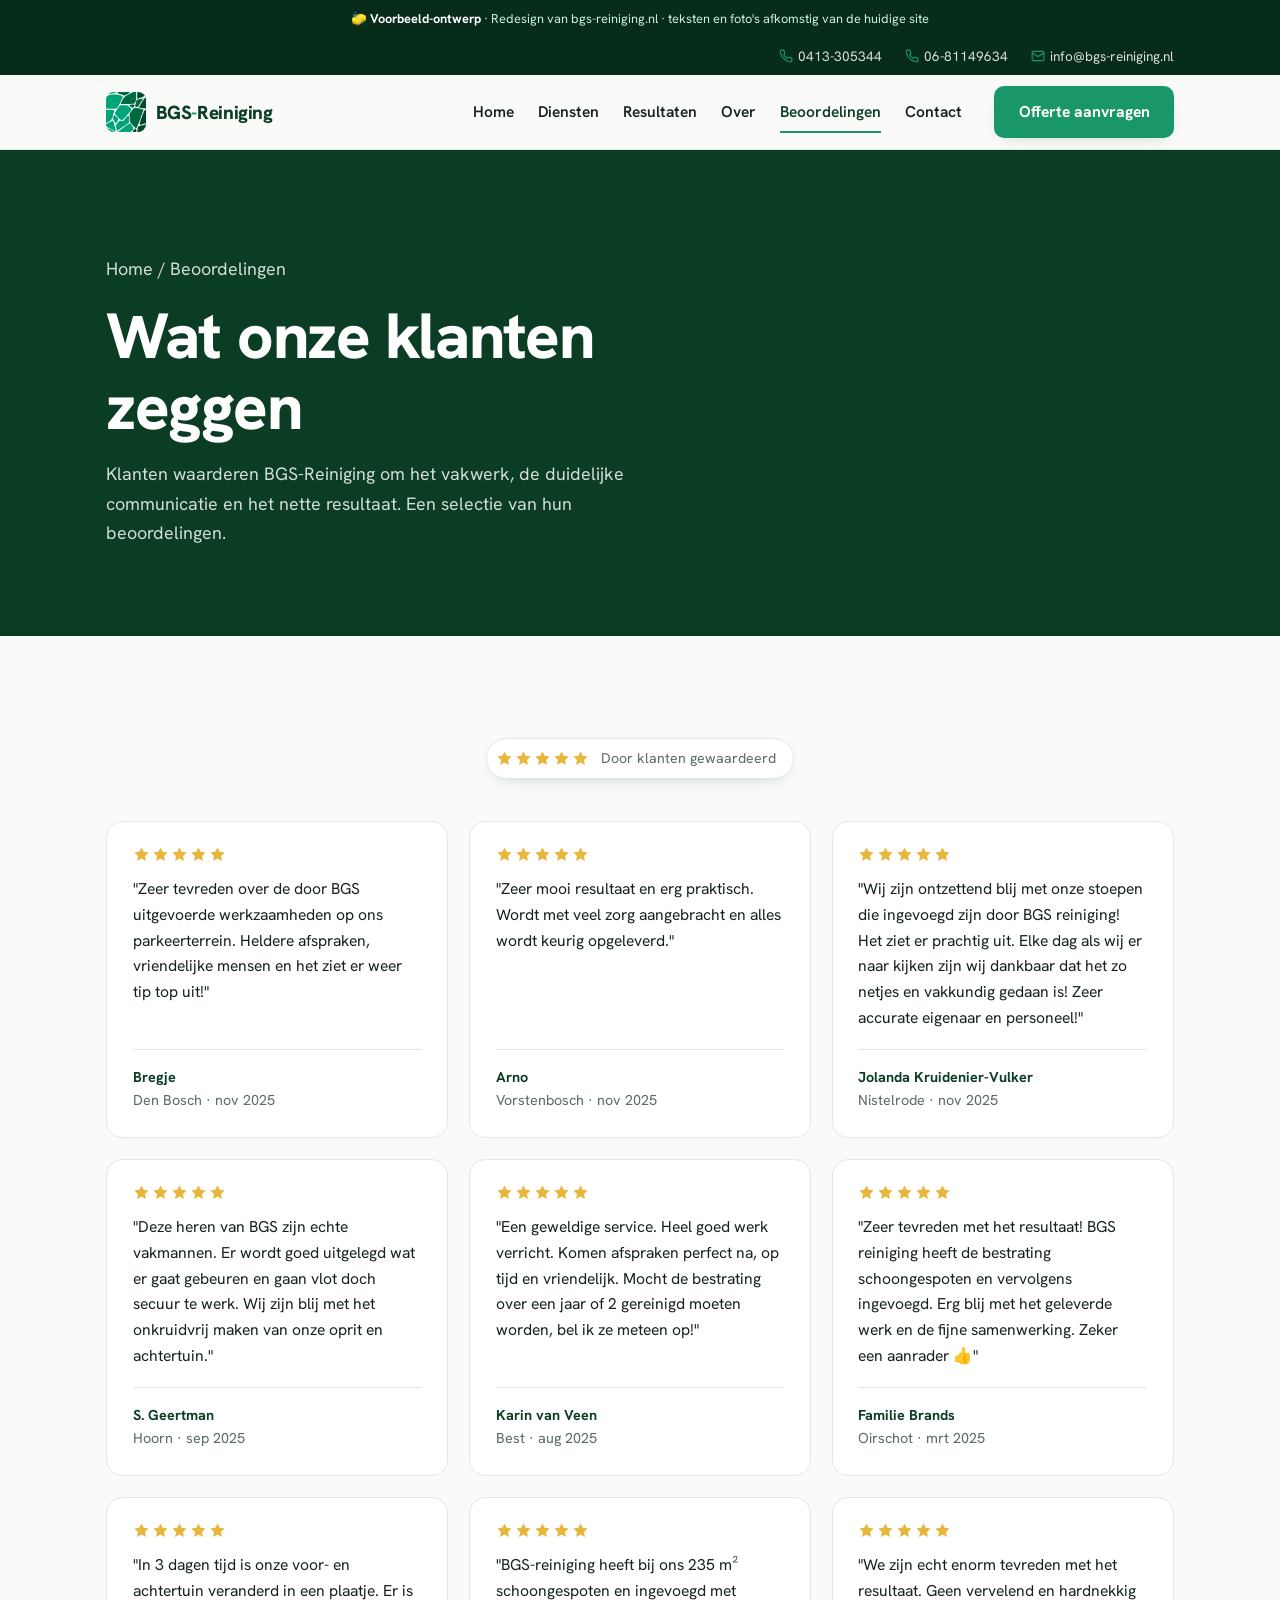
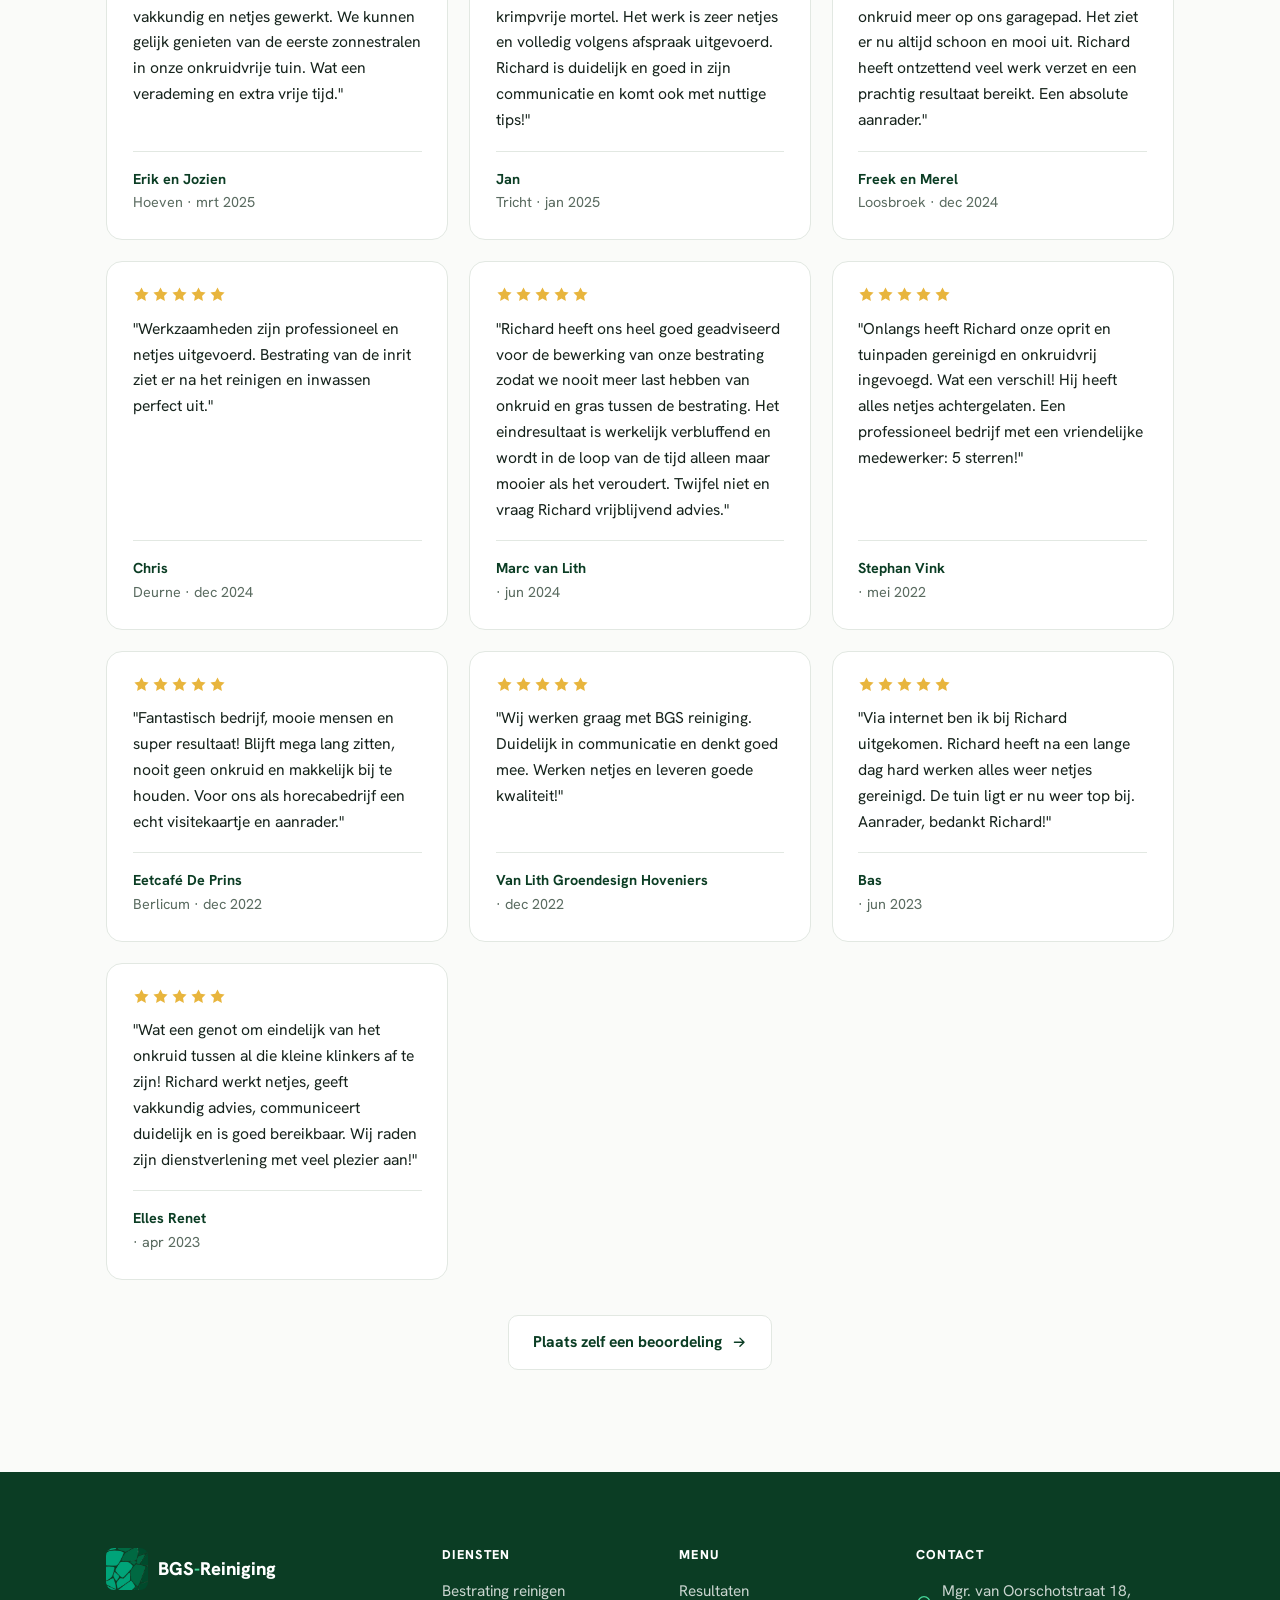
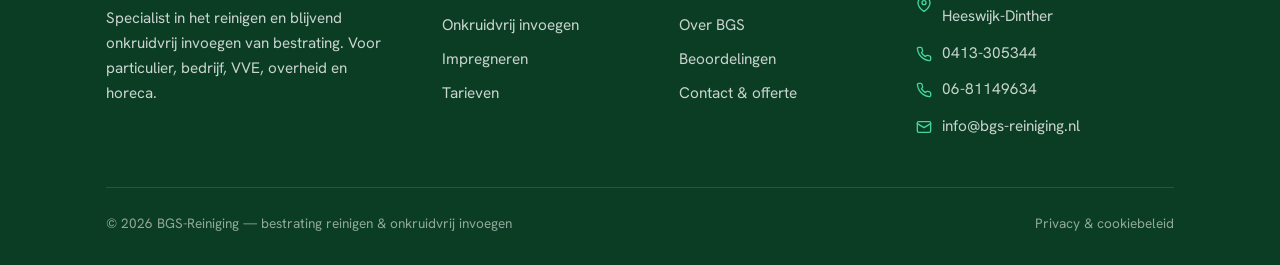
<file: beoordelingen.html>
<!DOCTYPE html>
<html lang="nl">
<head>
<meta charset="UTF-8">
<meta name="viewport" content="width=device-width, initial-scale=1">
<title>Beoordelingen — wat klanten zeggen | BGS Reiniging</title>
<meta name="description" content="Lees beoordelingen van klanten over het reinigen en onkruidvrij invoegen van hun bestrating door BGS-Reiniging.">
<link rel="canonical" href="https://bgs-reiniging.nl/beoordelingen.html">
<meta name="robots" content="index, follow, max-image-preview:large">
<meta name="geo.region" content="NL-NB">
<meta name="geo.placename" content="Heeswijk-Dinther">
<meta property="og:type" content="website">
<meta property="og:locale" content="nl_NL">
<meta property="og:site_name" content="BGS-Reiniging">
<meta property="og:title" content="Beoordelingen — wat klanten zeggen | BGS Reiniging">
<meta property="og:description" content="Lees beoordelingen van klanten over het reinigen en onkruidvrij invoegen van hun bestrating door BGS-Reiniging.">
<meta property="og:url" content="https://bgs-reiniging.nl/beoordelingen.html">
<meta property="og:image" content="https://bgs-reiniging.nl/wp-content/uploads/2025/05/BGS-Reiniging-Onkruidvrije-Bestrating-Bedrijfsbus-e1748092459203.jpg">
<meta name="twitter:card" content="summary_large_image">
<link rel="icon" type="image/svg+xml" href="assets/img/favicon.svg">
<link rel="preconnect" href="https://fonts.googleapis.com">
<link rel="preconnect" href="https://fonts.gstatic.com" crossorigin>
<link href="https://fonts.googleapis.com/css2?family=Hanken+Grotesk:wght@400;500;600;700;800&display=swap" rel="stylesheet">
<link rel="stylesheet" href="assets/css/styles.css">
</head>
<body>
<div class="preview-flag">🧽 <b>Voorbeeld-ontwerp</b> &middot; Redesign van bgs-reiniging.nl &middot; teksten en foto's afkomstig van de huidige site</div>
<div class="site-top">
<div class="topbar">
  <div class="container">
    <a href="tel:0413305344"><svg viewBox="0 0 24 24" fill="none" stroke="currentColor" stroke-width="2" stroke-linecap="round" stroke-linejoin="round"><path d="M22 16.92v3a2 2 0 0 1-2.18 2 19.79 19.79 0 0 1-8.63-3.07 19.5 19.5 0 0 1-6-6 19.79 19.79 0 0 1-3.07-8.67A2 2 0 0 1 4.11 2h3a2 2 0 0 1 2 1.72c.13.96.36 1.9.7 2.81a2 2 0 0 1-.45 2.11L8.09 9.91a16 16 0 0 0 6 6l1.27-1.27a2 2 0 0 1 2.11-.45c.9.34 1.85.57 2.81.7A2 2 0 0 1 22 16.92z"/></svg> 0413-305344</a>
    <a href="tel:0681149634"><svg viewBox="0 0 24 24" fill="none" stroke="currentColor" stroke-width="2" stroke-linecap="round" stroke-linejoin="round"><path d="M22 16.92v3a2 2 0 0 1-2.18 2 19.79 19.79 0 0 1-8.63-3.07 19.5 19.5 0 0 1-6-6 19.79 19.79 0 0 1-3.07-8.67A2 2 0 0 1 4.11 2h3a2 2 0 0 1 2 1.72c.13.96.36 1.9.7 2.81a2 2 0 0 1-.45 2.11L8.09 9.91a16 16 0 0 0 6 6l1.27-1.27a2 2 0 0 1 2.11-.45c.9.34 1.85.57 2.81.7A2 2 0 0 1 22 16.92z"/></svg> 06-81149634</a>
    <a href="mailto:info@bgs-reiniging.nl"><svg viewBox="0 0 24 24" fill="none" stroke="currentColor" stroke-width="2" stroke-linecap="round" stroke-linejoin="round"><rect x="2" y="4" width="20" height="16" rx="2"/><path d="m22 7-10 6L2 7"/></svg> info@bgs-reiniging.nl</a>
  </div>
</div>

<header class="site-header">
  <div class="container nav">
    <a href="index.html" class="brand" aria-label="BGS-Reiniging — home"><img src="assets/img/logo.png" alt=""><b>BGS<span>-</span>Reiniging</b></a>
    <nav class="nav-links" aria-label="Hoofdmenu">
      <a href="index.html">Home</a>
      <a href="diensten.html">Diensten</a>
      <a href="resultaten.html">Resultaten</a>
      <a href="over.html">Over</a>
      <a href="beoordelingen.html" class="is-active">Beoordelingen</a>
      <a href="contact.html">Contact</a>
      <a href="contact.html" class="btn btn--primary">Offerte aanvragen</a>
    </nav>
    <div class="nav-cta">
      <a href="contact.html" class="btn btn--primary">Offerte aanvragen</a>
    </div>
    <button class="nav-toggle" aria-label="Menu openen" aria-expanded="false"><span></span></button>
  </div>
</header>
</div>
<section class="page-hero">
  <div class="container">
    <p class="breadcrumb"><a href="index.html">Home</a> / Beoordelingen</p>
    <h1>Wat onze klanten zeggen</h1>
    <p>Klanten waarderen BGS-Reiniging om het vakwerk, de duidelijke communicatie en het nette resultaat. Een selectie van hun beoordelingen.</p>
  </div>
</section>

<section class="section bg-paper">
  <div class="container">
    <div style="text-align:center;margin-bottom:2.4rem" class="reveal">
      <span class="rating-badge"><span class="stars" aria-hidden="true"><svg viewBox="0 0 24 24" fill="currentColor"><path d="m12 2 3.09 6.26L22 9.27l-5 4.87 1.18 6.88L12 17.77l-6.18 3.25L7 14.14 2 9.27l6.91-1.01z"/></svg><svg viewBox="0 0 24 24" fill="currentColor"><path d="m12 2 3.09 6.26L22 9.27l-5 4.87 1.18 6.88L12 17.77l-6.18 3.25L7 14.14 2 9.27l6.91-1.01z"/></svg><svg viewBox="0 0 24 24" fill="currentColor"><path d="m12 2 3.09 6.26L22 9.27l-5 4.87 1.18 6.88L12 17.77l-6.18 3.25L7 14.14 2 9.27l6.91-1.01z"/></svg><svg viewBox="0 0 24 24" fill="currentColor"><path d="m12 2 3.09 6.26L22 9.27l-5 4.87 1.18 6.88L12 17.77l-6.18 3.25L7 14.14 2 9.27l6.91-1.01z"/></svg><svg viewBox="0 0 24 24" fill="currentColor"><path d="m12 2 3.09 6.26L22 9.27l-5 4.87 1.18 6.88L12 17.77l-6.18 3.25L7 14.14 2 9.27l6.91-1.01z"/></svg></span><small>Door klanten gewaardeerd</small></span>
    </div>
    <div class="reviews">
      <article class="review reveal">
        <span class="stars" aria-hidden="true"><svg viewBox="0 0 24 24" fill="currentColor"><path d="m12 2 3.09 6.26L22 9.27l-5 4.87 1.18 6.88L12 17.77l-6.18 3.25L7 14.14 2 9.27l6.91-1.01z"/></svg><svg viewBox="0 0 24 24" fill="currentColor"><path d="m12 2 3.09 6.26L22 9.27l-5 4.87 1.18 6.88L12 17.77l-6.18 3.25L7 14.14 2 9.27l6.91-1.01z"/></svg><svg viewBox="0 0 24 24" fill="currentColor"><path d="m12 2 3.09 6.26L22 9.27l-5 4.87 1.18 6.88L12 17.77l-6.18 3.25L7 14.14 2 9.27l6.91-1.01z"/></svg><svg viewBox="0 0 24 24" fill="currentColor"><path d="m12 2 3.09 6.26L22 9.27l-5 4.87 1.18 6.88L12 17.77l-6.18 3.25L7 14.14 2 9.27l6.91-1.01z"/></svg><svg viewBox="0 0 24 24" fill="currentColor"><path d="m12 2 3.09 6.26L22 9.27l-5 4.87 1.18 6.88L12 17.77l-6.18 3.25L7 14.14 2 9.27l6.91-1.01z"/></svg></span>
        <p>"Zeer tevreden over de door BGS uitgevoerde werkzaamheden op ons parkeerterrein. Heldere afspraken, vriendelijke mensen en het ziet er weer tip top uit!"</p>
        <div class="review__by"><b>Bregje</b><span>Den Bosch &middot; nov 2025</span></div>
      </article>
      <article class="review reveal">
        <span class="stars" aria-hidden="true"><svg viewBox="0 0 24 24" fill="currentColor"><path d="m12 2 3.09 6.26L22 9.27l-5 4.87 1.18 6.88L12 17.77l-6.18 3.25L7 14.14 2 9.27l6.91-1.01z"/></svg><svg viewBox="0 0 24 24" fill="currentColor"><path d="m12 2 3.09 6.26L22 9.27l-5 4.87 1.18 6.88L12 17.77l-6.18 3.25L7 14.14 2 9.27l6.91-1.01z"/></svg><svg viewBox="0 0 24 24" fill="currentColor"><path d="m12 2 3.09 6.26L22 9.27l-5 4.87 1.18 6.88L12 17.77l-6.18 3.25L7 14.14 2 9.27l6.91-1.01z"/></svg><svg viewBox="0 0 24 24" fill="currentColor"><path d="m12 2 3.09 6.26L22 9.27l-5 4.87 1.18 6.88L12 17.77l-6.18 3.25L7 14.14 2 9.27l6.91-1.01z"/></svg><svg viewBox="0 0 24 24" fill="currentColor"><path d="m12 2 3.09 6.26L22 9.27l-5 4.87 1.18 6.88L12 17.77l-6.18 3.25L7 14.14 2 9.27l6.91-1.01z"/></svg></span>
        <p>"Zeer mooi resultaat en erg praktisch. Wordt met veel zorg aangebracht en alles wordt keurig opgeleverd."</p>
        <div class="review__by"><b>Arno</b><span>Vorstenbosch &middot; nov 2025</span></div>
      </article>
      <article class="review reveal">
        <span class="stars" aria-hidden="true"><svg viewBox="0 0 24 24" fill="currentColor"><path d="m12 2 3.09 6.26L22 9.27l-5 4.87 1.18 6.88L12 17.77l-6.18 3.25L7 14.14 2 9.27l6.91-1.01z"/></svg><svg viewBox="0 0 24 24" fill="currentColor"><path d="m12 2 3.09 6.26L22 9.27l-5 4.87 1.18 6.88L12 17.77l-6.18 3.25L7 14.14 2 9.27l6.91-1.01z"/></svg><svg viewBox="0 0 24 24" fill="currentColor"><path d="m12 2 3.09 6.26L22 9.27l-5 4.87 1.18 6.88L12 17.77l-6.18 3.25L7 14.14 2 9.27l6.91-1.01z"/></svg><svg viewBox="0 0 24 24" fill="currentColor"><path d="m12 2 3.09 6.26L22 9.27l-5 4.87 1.18 6.88L12 17.77l-6.18 3.25L7 14.14 2 9.27l6.91-1.01z"/></svg><svg viewBox="0 0 24 24" fill="currentColor"><path d="m12 2 3.09 6.26L22 9.27l-5 4.87 1.18 6.88L12 17.77l-6.18 3.25L7 14.14 2 9.27l6.91-1.01z"/></svg></span>
        <p>"Wij zijn ontzettend blij met onze stoepen die ingevoegd zijn door BGS reiniging! Het ziet er prachtig uit. Elke dag als wij er naar kijken zijn wij dankbaar dat het zo netjes en vakkundig gedaan is! Zeer accurate eigenaar en personeel!"</p>
        <div class="review__by"><b>Jolanda Kruidenier-Vulker</b><span>Nistelrode &middot; nov 2025</span></div>
      </article>
      <article class="review reveal">
        <span class="stars" aria-hidden="true"><svg viewBox="0 0 24 24" fill="currentColor"><path d="m12 2 3.09 6.26L22 9.27l-5 4.87 1.18 6.88L12 17.77l-6.18 3.25L7 14.14 2 9.27l6.91-1.01z"/></svg><svg viewBox="0 0 24 24" fill="currentColor"><path d="m12 2 3.09 6.26L22 9.27l-5 4.87 1.18 6.88L12 17.77l-6.18 3.25L7 14.14 2 9.27l6.91-1.01z"/></svg><svg viewBox="0 0 24 24" fill="currentColor"><path d="m12 2 3.09 6.26L22 9.27l-5 4.87 1.18 6.88L12 17.77l-6.18 3.25L7 14.14 2 9.27l6.91-1.01z"/></svg><svg viewBox="0 0 24 24" fill="currentColor"><path d="m12 2 3.09 6.26L22 9.27l-5 4.87 1.18 6.88L12 17.77l-6.18 3.25L7 14.14 2 9.27l6.91-1.01z"/></svg><svg viewBox="0 0 24 24" fill="currentColor"><path d="m12 2 3.09 6.26L22 9.27l-5 4.87 1.18 6.88L12 17.77l-6.18 3.25L7 14.14 2 9.27l6.91-1.01z"/></svg></span>
        <p>"Deze heren van BGS zijn echte vakmannen. Er wordt goed uitgelegd wat er gaat gebeuren en gaan vlot doch secuur te werk. Wij zijn blij met het onkruidvrij maken van onze oprit en achtertuin."</p>
        <div class="review__by"><b>S. Geertman</b><span>Hoorn &middot; sep 2025</span></div>
      </article>
      <article class="review reveal">
        <span class="stars" aria-hidden="true"><svg viewBox="0 0 24 24" fill="currentColor"><path d="m12 2 3.09 6.26L22 9.27l-5 4.87 1.18 6.88L12 17.77l-6.18 3.25L7 14.14 2 9.27l6.91-1.01z"/></svg><svg viewBox="0 0 24 24" fill="currentColor"><path d="m12 2 3.09 6.26L22 9.27l-5 4.87 1.18 6.88L12 17.77l-6.18 3.25L7 14.14 2 9.27l6.91-1.01z"/></svg><svg viewBox="0 0 24 24" fill="currentColor"><path d="m12 2 3.09 6.26L22 9.27l-5 4.87 1.18 6.88L12 17.77l-6.18 3.25L7 14.14 2 9.27l6.91-1.01z"/></svg><svg viewBox="0 0 24 24" fill="currentColor"><path d="m12 2 3.09 6.26L22 9.27l-5 4.87 1.18 6.88L12 17.77l-6.18 3.25L7 14.14 2 9.27l6.91-1.01z"/></svg><svg viewBox="0 0 24 24" fill="currentColor"><path d="m12 2 3.09 6.26L22 9.27l-5 4.87 1.18 6.88L12 17.77l-6.18 3.25L7 14.14 2 9.27l6.91-1.01z"/></svg></span>
        <p>"Een geweldige service. Heel goed werk verricht. Komen afspraken perfect na, op tijd en vriendelijk. Mocht de bestrating over een jaar of 2 gereinigd moeten worden, bel ik ze meteen op!"</p>
        <div class="review__by"><b>Karin van Veen</b><span>Best &middot; aug 2025</span></div>
      </article>
      <article class="review reveal">
        <span class="stars" aria-hidden="true"><svg viewBox="0 0 24 24" fill="currentColor"><path d="m12 2 3.09 6.26L22 9.27l-5 4.87 1.18 6.88L12 17.77l-6.18 3.25L7 14.14 2 9.27l6.91-1.01z"/></svg><svg viewBox="0 0 24 24" fill="currentColor"><path d="m12 2 3.09 6.26L22 9.27l-5 4.87 1.18 6.88L12 17.77l-6.18 3.25L7 14.14 2 9.27l6.91-1.01z"/></svg><svg viewBox="0 0 24 24" fill="currentColor"><path d="m12 2 3.09 6.26L22 9.27l-5 4.87 1.18 6.88L12 17.77l-6.18 3.25L7 14.14 2 9.27l6.91-1.01z"/></svg><svg viewBox="0 0 24 24" fill="currentColor"><path d="m12 2 3.09 6.26L22 9.27l-5 4.87 1.18 6.88L12 17.77l-6.18 3.25L7 14.14 2 9.27l6.91-1.01z"/></svg><svg viewBox="0 0 24 24" fill="currentColor"><path d="m12 2 3.09 6.26L22 9.27l-5 4.87 1.18 6.88L12 17.77l-6.18 3.25L7 14.14 2 9.27l6.91-1.01z"/></svg></span>
        <p>"Zeer tevreden met het resultaat! BGS reiniging heeft de bestrating schoongespoten en vervolgens ingevoegd. Erg blij met het geleverde werk en de fijne samenwerking. Zeker een aanrader 👍"</p>
        <div class="review__by"><b>Familie Brands</b><span>Oirschot &middot; mrt 2025</span></div>
      </article>
      <article class="review reveal">
        <span class="stars" aria-hidden="true"><svg viewBox="0 0 24 24" fill="currentColor"><path d="m12 2 3.09 6.26L22 9.27l-5 4.87 1.18 6.88L12 17.77l-6.18 3.25L7 14.14 2 9.27l6.91-1.01z"/></svg><svg viewBox="0 0 24 24" fill="currentColor"><path d="m12 2 3.09 6.26L22 9.27l-5 4.87 1.18 6.88L12 17.77l-6.18 3.25L7 14.14 2 9.27l6.91-1.01z"/></svg><svg viewBox="0 0 24 24" fill="currentColor"><path d="m12 2 3.09 6.26L22 9.27l-5 4.87 1.18 6.88L12 17.77l-6.18 3.25L7 14.14 2 9.27l6.91-1.01z"/></svg><svg viewBox="0 0 24 24" fill="currentColor"><path d="m12 2 3.09 6.26L22 9.27l-5 4.87 1.18 6.88L12 17.77l-6.18 3.25L7 14.14 2 9.27l6.91-1.01z"/></svg><svg viewBox="0 0 24 24" fill="currentColor"><path d="m12 2 3.09 6.26L22 9.27l-5 4.87 1.18 6.88L12 17.77l-6.18 3.25L7 14.14 2 9.27l6.91-1.01z"/></svg></span>
        <p>"In 3 dagen tijd is onze voor- en achtertuin veranderd in een plaatje. Er is vakkundig en netjes gewerkt. We kunnen gelijk genieten van de eerste zonnestralen in onze onkruidvrije tuin. Wat een verademing en extra vrije tijd."</p>
        <div class="review__by"><b>Erik en Jozien</b><span>Hoeven &middot; mrt 2025</span></div>
      </article>
      <article class="review reveal">
        <span class="stars" aria-hidden="true"><svg viewBox="0 0 24 24" fill="currentColor"><path d="m12 2 3.09 6.26L22 9.27l-5 4.87 1.18 6.88L12 17.77l-6.18 3.25L7 14.14 2 9.27l6.91-1.01z"/></svg><svg viewBox="0 0 24 24" fill="currentColor"><path d="m12 2 3.09 6.26L22 9.27l-5 4.87 1.18 6.88L12 17.77l-6.18 3.25L7 14.14 2 9.27l6.91-1.01z"/></svg><svg viewBox="0 0 24 24" fill="currentColor"><path d="m12 2 3.09 6.26L22 9.27l-5 4.87 1.18 6.88L12 17.77l-6.18 3.25L7 14.14 2 9.27l6.91-1.01z"/></svg><svg viewBox="0 0 24 24" fill="currentColor"><path d="m12 2 3.09 6.26L22 9.27l-5 4.87 1.18 6.88L12 17.77l-6.18 3.25L7 14.14 2 9.27l6.91-1.01z"/></svg><svg viewBox="0 0 24 24" fill="currentColor"><path d="m12 2 3.09 6.26L22 9.27l-5 4.87 1.18 6.88L12 17.77l-6.18 3.25L7 14.14 2 9.27l6.91-1.01z"/></svg></span>
        <p>"BGS-reiniging heeft bij ons 235 m² schoongespoten en ingevoegd met krimpvrije mortel. Het werk is zeer netjes en volledig volgens afspraak uitgevoerd. Richard is duidelijk en goed in zijn communicatie en komt ook met nuttige tips!"</p>
        <div class="review__by"><b>Jan</b><span>Tricht &middot; jan 2025</span></div>
      </article>
      <article class="review reveal">
        <span class="stars" aria-hidden="true"><svg viewBox="0 0 24 24" fill="currentColor"><path d="m12 2 3.09 6.26L22 9.27l-5 4.87 1.18 6.88L12 17.77l-6.18 3.25L7 14.14 2 9.27l6.91-1.01z"/></svg><svg viewBox="0 0 24 24" fill="currentColor"><path d="m12 2 3.09 6.26L22 9.27l-5 4.87 1.18 6.88L12 17.77l-6.18 3.25L7 14.14 2 9.27l6.91-1.01z"/></svg><svg viewBox="0 0 24 24" fill="currentColor"><path d="m12 2 3.09 6.26L22 9.27l-5 4.87 1.18 6.88L12 17.77l-6.18 3.25L7 14.14 2 9.27l6.91-1.01z"/></svg><svg viewBox="0 0 24 24" fill="currentColor"><path d="m12 2 3.09 6.26L22 9.27l-5 4.87 1.18 6.88L12 17.77l-6.18 3.25L7 14.14 2 9.27l6.91-1.01z"/></svg><svg viewBox="0 0 24 24" fill="currentColor"><path d="m12 2 3.09 6.26L22 9.27l-5 4.87 1.18 6.88L12 17.77l-6.18 3.25L7 14.14 2 9.27l6.91-1.01z"/></svg></span>
        <p>"We zijn echt enorm tevreden met het resultaat. Geen vervelend en hardnekkig onkruid meer op ons garagepad. Het ziet er nu altijd schoon en mooi uit. Richard heeft ontzettend veel werk verzet en een prachtig resultaat bereikt. Een absolute aanrader."</p>
        <div class="review__by"><b>Freek en Merel</b><span>Loosbroek &middot; dec 2024</span></div>
      </article>
      <article class="review reveal">
        <span class="stars" aria-hidden="true"><svg viewBox="0 0 24 24" fill="currentColor"><path d="m12 2 3.09 6.26L22 9.27l-5 4.87 1.18 6.88L12 17.77l-6.18 3.25L7 14.14 2 9.27l6.91-1.01z"/></svg><svg viewBox="0 0 24 24" fill="currentColor"><path d="m12 2 3.09 6.26L22 9.27l-5 4.87 1.18 6.88L12 17.77l-6.18 3.25L7 14.14 2 9.27l6.91-1.01z"/></svg><svg viewBox="0 0 24 24" fill="currentColor"><path d="m12 2 3.09 6.26L22 9.27l-5 4.87 1.18 6.88L12 17.77l-6.18 3.25L7 14.14 2 9.27l6.91-1.01z"/></svg><svg viewBox="0 0 24 24" fill="currentColor"><path d="m12 2 3.09 6.26L22 9.27l-5 4.87 1.18 6.88L12 17.77l-6.18 3.25L7 14.14 2 9.27l6.91-1.01z"/></svg><svg viewBox="0 0 24 24" fill="currentColor"><path d="m12 2 3.09 6.26L22 9.27l-5 4.87 1.18 6.88L12 17.77l-6.18 3.25L7 14.14 2 9.27l6.91-1.01z"/></svg></span>
        <p>"Werkzaamheden zijn professioneel en netjes uitgevoerd. Bestrating van de inrit ziet er na het reinigen en inwassen perfect uit."</p>
        <div class="review__by"><b>Chris</b><span>Deurne &middot; dec 2024</span></div>
      </article>
      <article class="review reveal">
        <span class="stars" aria-hidden="true"><svg viewBox="0 0 24 24" fill="currentColor"><path d="m12 2 3.09 6.26L22 9.27l-5 4.87 1.18 6.88L12 17.77l-6.18 3.25L7 14.14 2 9.27l6.91-1.01z"/></svg><svg viewBox="0 0 24 24" fill="currentColor"><path d="m12 2 3.09 6.26L22 9.27l-5 4.87 1.18 6.88L12 17.77l-6.18 3.25L7 14.14 2 9.27l6.91-1.01z"/></svg><svg viewBox="0 0 24 24" fill="currentColor"><path d="m12 2 3.09 6.26L22 9.27l-5 4.87 1.18 6.88L12 17.77l-6.18 3.25L7 14.14 2 9.27l6.91-1.01z"/></svg><svg viewBox="0 0 24 24" fill="currentColor"><path d="m12 2 3.09 6.26L22 9.27l-5 4.87 1.18 6.88L12 17.77l-6.18 3.25L7 14.14 2 9.27l6.91-1.01z"/></svg><svg viewBox="0 0 24 24" fill="currentColor"><path d="m12 2 3.09 6.26L22 9.27l-5 4.87 1.18 6.88L12 17.77l-6.18 3.25L7 14.14 2 9.27l6.91-1.01z"/></svg></span>
        <p>"Richard heeft ons heel goed geadviseerd voor de bewerking van onze bestrating zodat we nooit meer last hebben van onkruid en gras tussen de bestrating. Het eindresultaat is werkelijk verbluffend en wordt in de loop van de tijd alleen maar mooier als het veroudert. Twijfel niet en vraag Richard vrijblijvend advies."</p>
        <div class="review__by"><b>Marc van Lith</b><span> &middot; jun 2024</span></div>
      </article>
      <article class="review reveal">
        <span class="stars" aria-hidden="true"><svg viewBox="0 0 24 24" fill="currentColor"><path d="m12 2 3.09 6.26L22 9.27l-5 4.87 1.18 6.88L12 17.77l-6.18 3.25L7 14.14 2 9.27l6.91-1.01z"/></svg><svg viewBox="0 0 24 24" fill="currentColor"><path d="m12 2 3.09 6.26L22 9.27l-5 4.87 1.18 6.88L12 17.77l-6.18 3.25L7 14.14 2 9.27l6.91-1.01z"/></svg><svg viewBox="0 0 24 24" fill="currentColor"><path d="m12 2 3.09 6.26L22 9.27l-5 4.87 1.18 6.88L12 17.77l-6.18 3.25L7 14.14 2 9.27l6.91-1.01z"/></svg><svg viewBox="0 0 24 24" fill="currentColor"><path d="m12 2 3.09 6.26L22 9.27l-5 4.87 1.18 6.88L12 17.77l-6.18 3.25L7 14.14 2 9.27l6.91-1.01z"/></svg><svg viewBox="0 0 24 24" fill="currentColor"><path d="m12 2 3.09 6.26L22 9.27l-5 4.87 1.18 6.88L12 17.77l-6.18 3.25L7 14.14 2 9.27l6.91-1.01z"/></svg></span>
        <p>"Onlangs heeft Richard onze oprit en tuinpaden gereinigd en onkruidvrij ingevoegd. Wat een verschil! Hij heeft alles netjes achtergelaten. Een professioneel bedrijf met een vriendelijke medewerker: 5 sterren!"</p>
        <div class="review__by"><b>Stephan Vink</b><span> &middot; mei 2022</span></div>
      </article>
      <article class="review reveal">
        <span class="stars" aria-hidden="true"><svg viewBox="0 0 24 24" fill="currentColor"><path d="m12 2 3.09 6.26L22 9.27l-5 4.87 1.18 6.88L12 17.77l-6.18 3.25L7 14.14 2 9.27l6.91-1.01z"/></svg><svg viewBox="0 0 24 24" fill="currentColor"><path d="m12 2 3.09 6.26L22 9.27l-5 4.87 1.18 6.88L12 17.77l-6.18 3.25L7 14.14 2 9.27l6.91-1.01z"/></svg><svg viewBox="0 0 24 24" fill="currentColor"><path d="m12 2 3.09 6.26L22 9.27l-5 4.87 1.18 6.88L12 17.77l-6.18 3.25L7 14.14 2 9.27l6.91-1.01z"/></svg><svg viewBox="0 0 24 24" fill="currentColor"><path d="m12 2 3.09 6.26L22 9.27l-5 4.87 1.18 6.88L12 17.77l-6.18 3.25L7 14.14 2 9.27l6.91-1.01z"/></svg><svg viewBox="0 0 24 24" fill="currentColor"><path d="m12 2 3.09 6.26L22 9.27l-5 4.87 1.18 6.88L12 17.77l-6.18 3.25L7 14.14 2 9.27l6.91-1.01z"/></svg></span>
        <p>"Fantastisch bedrijf, mooie mensen en super resultaat! Blijft mega lang zitten, nooit geen onkruid en makkelijk bij te houden. Voor ons als horecabedrijf een echt visitekaartje en aanrader."</p>
        <div class="review__by"><b>Eetcafé De Prins</b><span>Berlicum &middot; dec 2022</span></div>
      </article>
      <article class="review reveal">
        <span class="stars" aria-hidden="true"><svg viewBox="0 0 24 24" fill="currentColor"><path d="m12 2 3.09 6.26L22 9.27l-5 4.87 1.18 6.88L12 17.77l-6.18 3.25L7 14.14 2 9.27l6.91-1.01z"/></svg><svg viewBox="0 0 24 24" fill="currentColor"><path d="m12 2 3.09 6.26L22 9.27l-5 4.87 1.18 6.88L12 17.77l-6.18 3.25L7 14.14 2 9.27l6.91-1.01z"/></svg><svg viewBox="0 0 24 24" fill="currentColor"><path d="m12 2 3.09 6.26L22 9.27l-5 4.87 1.18 6.88L12 17.77l-6.18 3.25L7 14.14 2 9.27l6.91-1.01z"/></svg><svg viewBox="0 0 24 24" fill="currentColor"><path d="m12 2 3.09 6.26L22 9.27l-5 4.87 1.18 6.88L12 17.77l-6.18 3.25L7 14.14 2 9.27l6.91-1.01z"/></svg><svg viewBox="0 0 24 24" fill="currentColor"><path d="m12 2 3.09 6.26L22 9.27l-5 4.87 1.18 6.88L12 17.77l-6.18 3.25L7 14.14 2 9.27l6.91-1.01z"/></svg></span>
        <p>"Wij werken graag met BGS reiniging. Duidelijk in communicatie en denkt goed mee. Werken netjes en leveren goede kwaliteit!"</p>
        <div class="review__by"><b>Van Lith Groendesign Hoveniers</b><span> &middot; dec 2022</span></div>
      </article>
      <article class="review reveal">
        <span class="stars" aria-hidden="true"><svg viewBox="0 0 24 24" fill="currentColor"><path d="m12 2 3.09 6.26L22 9.27l-5 4.87 1.18 6.88L12 17.77l-6.18 3.25L7 14.14 2 9.27l6.91-1.01z"/></svg><svg viewBox="0 0 24 24" fill="currentColor"><path d="m12 2 3.09 6.26L22 9.27l-5 4.87 1.18 6.88L12 17.77l-6.18 3.25L7 14.14 2 9.27l6.91-1.01z"/></svg><svg viewBox="0 0 24 24" fill="currentColor"><path d="m12 2 3.09 6.26L22 9.27l-5 4.87 1.18 6.88L12 17.77l-6.18 3.25L7 14.14 2 9.27l6.91-1.01z"/></svg><svg viewBox="0 0 24 24" fill="currentColor"><path d="m12 2 3.09 6.26L22 9.27l-5 4.87 1.18 6.88L12 17.77l-6.18 3.25L7 14.14 2 9.27l6.91-1.01z"/></svg><svg viewBox="0 0 24 24" fill="currentColor"><path d="m12 2 3.09 6.26L22 9.27l-5 4.87 1.18 6.88L12 17.77l-6.18 3.25L7 14.14 2 9.27l6.91-1.01z"/></svg></span>
        <p>"Via internet ben ik bij Richard uitgekomen. Richard heeft na een lange dag hard werken alles weer netjes gereinigd. De tuin ligt er nu weer top bij. Aanrader, bedankt Richard!"</p>
        <div class="review__by"><b>Bas</b><span> &middot; jun 2023</span></div>
      </article>
      <article class="review reveal">
        <span class="stars" aria-hidden="true"><svg viewBox="0 0 24 24" fill="currentColor"><path d="m12 2 3.09 6.26L22 9.27l-5 4.87 1.18 6.88L12 17.77l-6.18 3.25L7 14.14 2 9.27l6.91-1.01z"/></svg><svg viewBox="0 0 24 24" fill="currentColor"><path d="m12 2 3.09 6.26L22 9.27l-5 4.87 1.18 6.88L12 17.77l-6.18 3.25L7 14.14 2 9.27l6.91-1.01z"/></svg><svg viewBox="0 0 24 24" fill="currentColor"><path d="m12 2 3.09 6.26L22 9.27l-5 4.87 1.18 6.88L12 17.77l-6.18 3.25L7 14.14 2 9.27l6.91-1.01z"/></svg><svg viewBox="0 0 24 24" fill="currentColor"><path d="m12 2 3.09 6.26L22 9.27l-5 4.87 1.18 6.88L12 17.77l-6.18 3.25L7 14.14 2 9.27l6.91-1.01z"/></svg><svg viewBox="0 0 24 24" fill="currentColor"><path d="m12 2 3.09 6.26L22 9.27l-5 4.87 1.18 6.88L12 17.77l-6.18 3.25L7 14.14 2 9.27l6.91-1.01z"/></svg></span>
        <p>"Wat een genot om eindelijk van het onkruid tussen al die kleine klinkers af te zijn! Richard werkt netjes, geeft vakkundig advies, communiceert duidelijk en is goed bereikbaar. Wij raden zijn dienstverlening met veel plezier aan!"</p>
        <div class="review__by"><b>Elles Renet</b><span> &middot; apr 2023</span></div>
      </article>
    </div>
    <div class="reviews-cta"><a href="https://bgs-reiniging.nl/beoordeel-ons/" class="btn btn--outline">Plaats zelf een beoordeling <svg viewBox="0 0 24 24" fill="none" stroke="currentColor" stroke-width="2" stroke-linecap="round" stroke-linejoin="round"><path d="M5 12h14M13 6l6 6-6 6"/></svg></a></div>
  </div>
</section>

<footer class="site-footer">
  <div class="container">
    <div class="footer-grid">
      <div>
        <div class="footer-brand"><img src="assets/img/logo.png" alt=""><b>BGS<span>-</span>Reiniging</b></div>
        <p class="about-text">Specialist in het reinigen en blijvend onkruidvrij invoegen van bestrating. Voor particulier, bedrijf, VVE, overheid en horeca.</p>
      </div>
      <div>
        <h4>Diensten</h4>
        <nav class="footer-links">
          <a href="diensten.html#reinigen">Bestrating reinigen</a>
          <a href="diensten.html#onkruidvrij">Onkruidvrij invoegen</a>
          <a href="diensten.html#impregneren">Impregneren</a>
          <a href="diensten.html#tarieven">Tarieven</a>
        </nav>
      </div>
      <div>
        <h4>Menu</h4>
        <nav class="footer-links">
          <a href="resultaten.html">Resultaten</a>
          <a href="over.html">Over BGS</a>
          <a href="beoordelingen.html">Beoordelingen</a>
          <a href="contact.html">Contact &amp; offerte</a>
        </nav>
      </div>
      <div>
        <h4>Contact</h4>
        <div class="footer-contact">
          <span class="row"><svg viewBox="0 0 24 24" fill="none" stroke="currentColor" stroke-width="2" stroke-linecap="round" stroke-linejoin="round"><path d="M21 10c0 7-9 13-9 13s-9-6-9-13a9 9 0 0 1 18 0z"/><circle cx="12" cy="10" r="3"/></svg> Mgr. van Oorschotstraat 18, Heeswijk-Dinther</span>
          <a class="row" href="tel:0413305344"><svg viewBox="0 0 24 24" fill="none" stroke="currentColor" stroke-width="2" stroke-linecap="round" stroke-linejoin="round"><path d="M22 16.92v3a2 2 0 0 1-2.18 2 19.79 19.79 0 0 1-8.63-3.07 19.5 19.5 0 0 1-6-6 19.79 19.79 0 0 1-3.07-8.67A2 2 0 0 1 4.11 2h3a2 2 0 0 1 2 1.72c.13.96.36 1.9.7 2.81a2 2 0 0 1-.45 2.11L8.09 9.91a16 16 0 0 0 6 6l1.27-1.27a2 2 0 0 1 2.11-.45c.9.34 1.85.57 2.81.7A2 2 0 0 1 22 16.92z"/></svg> 0413-305344</a>
          <a class="row" href="tel:0681149634"><svg viewBox="0 0 24 24" fill="none" stroke="currentColor" stroke-width="2" stroke-linecap="round" stroke-linejoin="round"><path d="M22 16.92v3a2 2 0 0 1-2.18 2 19.79 19.79 0 0 1-8.63-3.07 19.5 19.5 0 0 1-6-6 19.79 19.79 0 0 1-3.07-8.67A2 2 0 0 1 4.11 2h3a2 2 0 0 1 2 1.72c.13.96.36 1.9.7 2.81a2 2 0 0 1-.45 2.11L8.09 9.91a16 16 0 0 0 6 6l1.27-1.27a2 2 0 0 1 2.11-.45c.9.34 1.85.57 2.81.7A2 2 0 0 1 22 16.92z"/></svg> 06-81149634</a>
          <a class="row" href="mailto:info@bgs-reiniging.nl"><svg viewBox="0 0 24 24" fill="none" stroke="currentColor" stroke-width="2" stroke-linecap="round" stroke-linejoin="round"><rect x="2" y="4" width="20" height="16" rx="2"/><path d="m22 7-10 6L2 7"/></svg> info@bgs-reiniging.nl</a>
        </div>
      </div>
    </div>
    <div class="footer-bottom">
      <span>© <span data-year>2026</span> BGS-Reiniging — bestrating reinigen &amp; onkruidvrij invoegen</span>
      <span><a href="#">Privacy &amp; cookiebeleid</a></span>
    </div>
  </div>
</footer>

<script src="assets/js/main.js"></script>
</body>
</html>
</file>
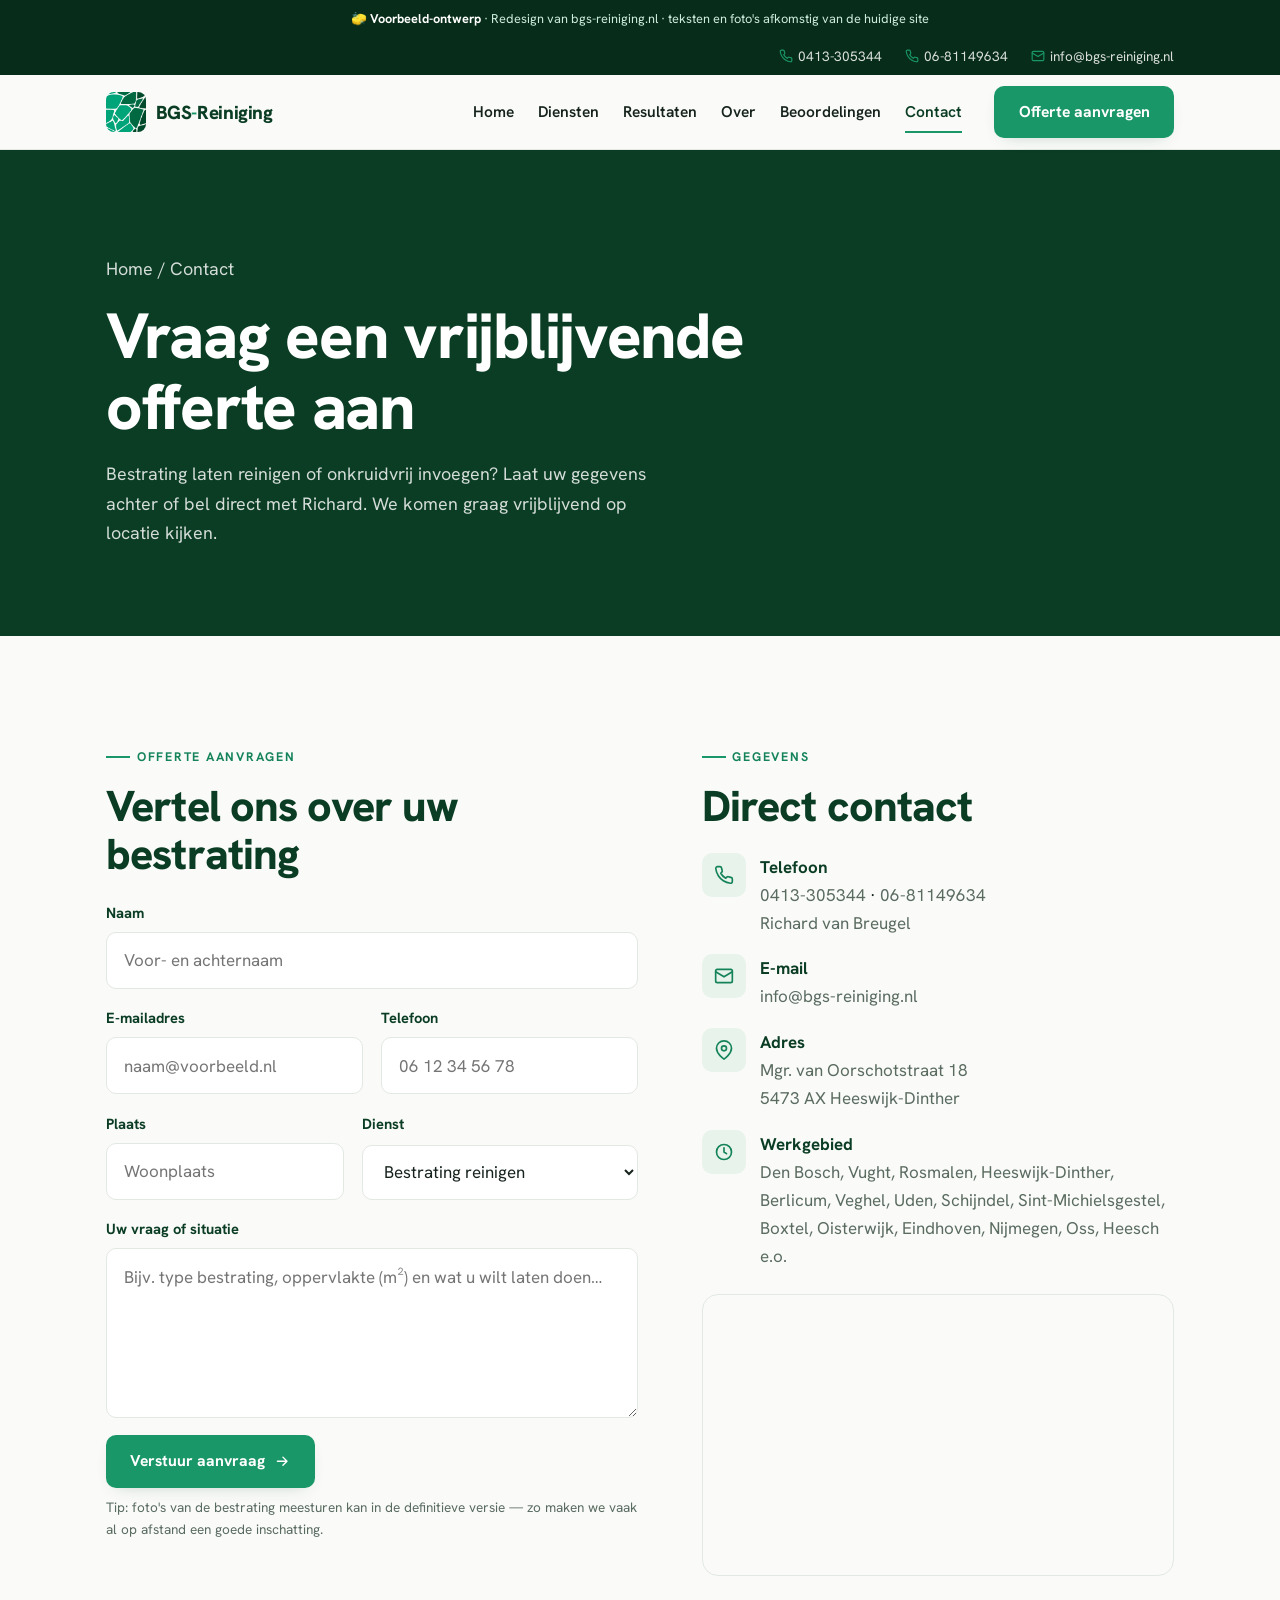
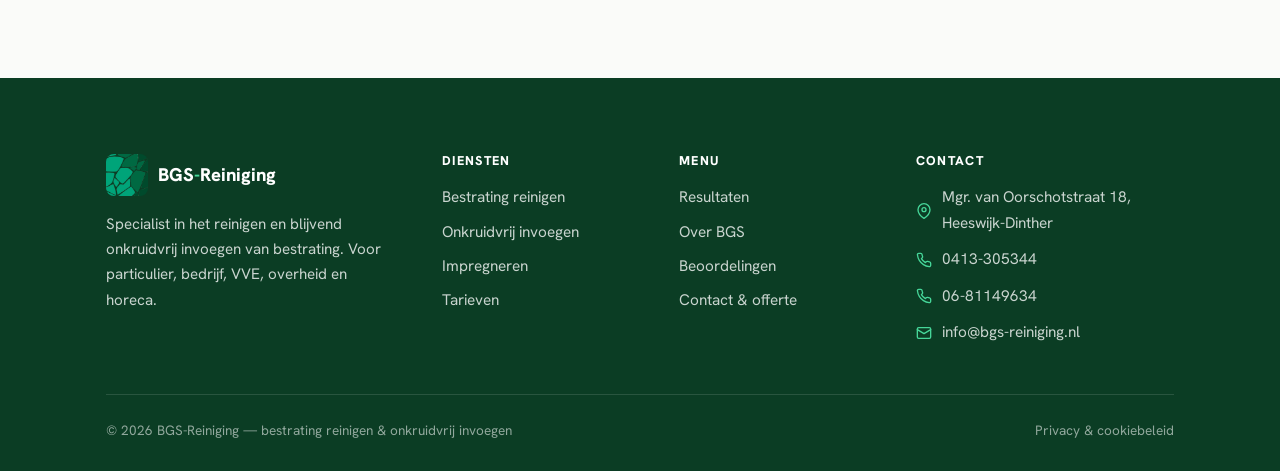
<file: contact.html>
<!DOCTYPE html>
<html lang="nl">
<head>
<meta charset="UTF-8">
<meta name="viewport" content="width=device-width, initial-scale=1">
<title>Contact & offerte aanvragen — bestrating reinigen | BGS Reiniging</title>
<meta name="description" content="Vraag vrijblijvend een offerte aan voor het reinigen en onkruidvrij invoegen van uw bestrating. Bel 0413-305344 of mail info@bgs-reiniging.nl.">
<link rel="canonical" href="https://bgs-reiniging.nl/contact.html">
<meta name="robots" content="index, follow, max-image-preview:large">
<meta name="geo.region" content="NL-NB">
<meta name="geo.placename" content="Heeswijk-Dinther">
<meta property="og:type" content="website">
<meta property="og:locale" content="nl_NL">
<meta property="og:site_name" content="BGS-Reiniging">
<meta property="og:title" content="Contact & offerte aanvragen — bestrating reinigen | BGS Reiniging">
<meta property="og:description" content="Vraag vrijblijvend een offerte aan voor het reinigen en onkruidvrij invoegen van uw bestrating. Bel 0413-305344 of mail info@bgs-reiniging.nl.">
<meta property="og:url" content="https://bgs-reiniging.nl/contact.html">
<meta property="og:image" content="https://bgs-reiniging.nl/wp-content/uploads/2025/05/BGS-Reiniging-Onkruidvrije-Bestrating-Bedrijfsbus-e1748092459203.jpg">
<meta name="twitter:card" content="summary_large_image">
<link rel="icon" type="image/svg+xml" href="assets/img/favicon.svg">
<link rel="preconnect" href="https://fonts.googleapis.com">
<link rel="preconnect" href="https://fonts.gstatic.com" crossorigin>
<link href="https://fonts.googleapis.com/css2?family=Hanken+Grotesk:wght@400;500;600;700;800&display=swap" rel="stylesheet">
<link rel="stylesheet" href="assets/css/styles.css">
</head>
<body>
<div class="preview-flag">🧽 <b>Voorbeeld-ontwerp</b> &middot; Redesign van bgs-reiniging.nl &middot; teksten en foto's afkomstig van de huidige site</div>
<div class="site-top">
<div class="topbar">
  <div class="container">
    <a href="tel:0413305344"><svg viewBox="0 0 24 24" fill="none" stroke="currentColor" stroke-width="2" stroke-linecap="round" stroke-linejoin="round"><path d="M22 16.92v3a2 2 0 0 1-2.18 2 19.79 19.79 0 0 1-8.63-3.07 19.5 19.5 0 0 1-6-6 19.79 19.79 0 0 1-3.07-8.67A2 2 0 0 1 4.11 2h3a2 2 0 0 1 2 1.72c.13.96.36 1.9.7 2.81a2 2 0 0 1-.45 2.11L8.09 9.91a16 16 0 0 0 6 6l1.27-1.27a2 2 0 0 1 2.11-.45c.9.34 1.85.57 2.81.7A2 2 0 0 1 22 16.92z"/></svg> 0413-305344</a>
    <a href="tel:0681149634"><svg viewBox="0 0 24 24" fill="none" stroke="currentColor" stroke-width="2" stroke-linecap="round" stroke-linejoin="round"><path d="M22 16.92v3a2 2 0 0 1-2.18 2 19.79 19.79 0 0 1-8.63-3.07 19.5 19.5 0 0 1-6-6 19.79 19.79 0 0 1-3.07-8.67A2 2 0 0 1 4.11 2h3a2 2 0 0 1 2 1.72c.13.96.36 1.9.7 2.81a2 2 0 0 1-.45 2.11L8.09 9.91a16 16 0 0 0 6 6l1.27-1.27a2 2 0 0 1 2.11-.45c.9.34 1.85.57 2.81.7A2 2 0 0 1 22 16.92z"/></svg> 06-81149634</a>
    <a href="mailto:info@bgs-reiniging.nl"><svg viewBox="0 0 24 24" fill="none" stroke="currentColor" stroke-width="2" stroke-linecap="round" stroke-linejoin="round"><rect x="2" y="4" width="20" height="16" rx="2"/><path d="m22 7-10 6L2 7"/></svg> info@bgs-reiniging.nl</a>
  </div>
</div>

<header class="site-header">
  <div class="container nav">
    <a href="index.html" class="brand" aria-label="BGS-Reiniging — home"><img src="assets/img/logo.png" alt=""><b>BGS<span>-</span>Reiniging</b></a>
    <nav class="nav-links" aria-label="Hoofdmenu">
      <a href="index.html">Home</a>
      <a href="diensten.html">Diensten</a>
      <a href="resultaten.html">Resultaten</a>
      <a href="over.html">Over</a>
      <a href="beoordelingen.html">Beoordelingen</a>
      <a href="contact.html" class="is-active">Contact</a>
      <a href="contact.html" class="btn btn--primary">Offerte aanvragen</a>
    </nav>
    <div class="nav-cta">
      <a href="contact.html" class="btn btn--primary">Offerte aanvragen</a>
    </div>
    <button class="nav-toggle" aria-label="Menu openen" aria-expanded="false"><span></span></button>
  </div>
</header>
</div>
<section class="page-hero">
  <div class="container">
    <p class="breadcrumb"><a href="index.html">Home</a> / Contact</p>
    <h1>Vraag een vrijblijvende offerte aan</h1>
    <p>Bestrating laten reinigen of onkruidvrij invoegen? Laat uw gegevens achter of bel direct met Richard. We komen graag vrijblijvend op locatie kijken.</p>
  </div>
</section>

<section class="section bg-paper">
  <div class="container">
    <div class="contact-grid">
      <div class="reveal">
        <span class="eyebrow">Offerte aanvragen</span>
        <h2 style="font-size:var(--h2);margin-bottom:1.4rem">Vertel ons over uw bestrating</h2>
        <form data-demo novalidate>
          <div class="field"><label for="naam">Naam</label><input id="naam" name="naam" type="text" placeholder="Voor- en achternaam" required></div>
          <div class="field--row">
            <div class="field"><label for="email">E-mailadres</label><input id="email" name="email" type="email" placeholder="naam@voorbeeld.nl" required></div>
            <div class="field"><label for="tel">Telefoon</label><input id="tel" name="tel" type="tel" placeholder="06 12 34 56 78"></div>
          </div>
          <div class="field--row">
            <div class="field"><label for="plaats">Plaats</label><input id="plaats" name="plaats" type="text" placeholder="Woonplaats"></div>
            <div class="field"><label for="dienst">Dienst</label><select id="dienst" name="dienst">
              <option>Bestrating reinigen</option><option>Onkruidvrij invoegen</option><option>Impregneren</option><option>Combinatie / weet ik nog niet</option>
            </select></div>
          </div>
          <div class="field"><label for="bericht">Uw vraag of situatie</label><textarea id="bericht" name="bericht" rows="5" placeholder="Bijv. type bestrating, oppervlakte (m²) en wat u wilt laten doen…"></textarea></div>
          <button type="submit" class="btn btn--primary">Verstuur aanvraag <svg viewBox="0 0 24 24" fill="none" stroke="currentColor" stroke-width="2" stroke-linecap="round" stroke-linejoin="round"><path d="M5 12h14M13 6l6 6-6 6"/></svg></button>
          <p class="form-result" hidden>✓ Bedankt! Dit is een voorbeeldformulier — in de definitieve site komt uw aanvraag netjes binnen per e-mail.</p>
          <p class="form-note">Tip: foto's van de bestrating meesturen kan in de definitieve versie — zo maken we vaak al op afstand een goede inschatting.</p>
        </form>
      </div>
      <div class="reveal">
        <span class="eyebrow">Gegevens</span>
        <h2 style="font-size:var(--h2);margin-bottom:1.4rem">Direct contact</h2>
        <div class="contact-info">
          <div class="row"><span class="ico"><svg viewBox="0 0 24 24" fill="none" stroke="currentColor" stroke-width="2" stroke-linecap="round" stroke-linejoin="round"><path d="M22 16.92v3a2 2 0 0 1-2.18 2 19.79 19.79 0 0 1-8.63-3.07 19.5 19.5 0 0 1-6-6 19.79 19.79 0 0 1-3.07-8.67A2 2 0 0 1 4.11 2h3a2 2 0 0 1 2 1.72c.13.96.36 1.9.7 2.81a2 2 0 0 1-.45 2.11L8.09 9.91a16 16 0 0 0 6 6l1.27-1.27a2 2 0 0 1 2.11-.45c.9.34 1.85.57 2.81.7A2 2 0 0 1 22 16.92z"/></svg></span><div><b>Telefoon</b><a href="tel:0413305344">0413-305344</a> &middot; <a href="tel:0681149634">06-81149634</a><br><span>Richard van Breugel</span></div></div>
          <div class="row"><span class="ico"><svg viewBox="0 0 24 24" fill="none" stroke="currentColor" stroke-width="2" stroke-linecap="round" stroke-linejoin="round"><rect x="2" y="4" width="20" height="16" rx="2"/><path d="m22 7-10 6L2 7"/></svg></span><div><b>E-mail</b><a href="mailto:info@bgs-reiniging.nl">info@bgs-reiniging.nl</a></div></div>
          <div class="row"><span class="ico"><svg viewBox="0 0 24 24" fill="none" stroke="currentColor" stroke-width="2" stroke-linecap="round" stroke-linejoin="round"><path d="M21 10c0 7-9 13-9 13s-9-6-9-13a9 9 0 0 1 18 0z"/><circle cx="12" cy="10" r="3"/></svg></span><div><b>Adres</b><span>Mgr. van Oorschotstraat 18<br>5473 AX Heeswijk-Dinther</span></div></div>
          <div class="row"><span class="ico"><svg viewBox="0 0 24 24" fill="none" stroke="currentColor" stroke-width="2" stroke-linecap="round" stroke-linejoin="round"><circle cx="12" cy="12" r="9"/><path d="M12 7v5l3 2"/></svg></span><div><b>Werkgebied</b><span>Den Bosch, Vught, Rosmalen, Heeswijk-Dinther, Berlicum, Veghel, Uden, Schijndel, Sint-Michielsgestel, Boxtel, Oisterwijk, Eindhoven, Nijmegen, Oss, Heesch e.o.</span></div></div>
        </div>
        <div class="map-embed">
          <iframe title="Locatie BGS-Reiniging" loading="lazy" src="https://www.openstreetmap.org/export/embed.html?bbox=5.4200%2C51.6350%2C5.4700%2C51.6620&amp;layer=mapnik&amp;marker=51.6485%2C5.4450"></iframe>
        </div>
      </div>
    </div>
  </div>
</section>

<footer class="site-footer">
  <div class="container">
    <div class="footer-grid">
      <div>
        <div class="footer-brand"><img src="assets/img/logo.png" alt=""><b>BGS<span>-</span>Reiniging</b></div>
        <p class="about-text">Specialist in het reinigen en blijvend onkruidvrij invoegen van bestrating. Voor particulier, bedrijf, VVE, overheid en horeca.</p>
      </div>
      <div>
        <h4>Diensten</h4>
        <nav class="footer-links">
          <a href="diensten.html#reinigen">Bestrating reinigen</a>
          <a href="diensten.html#onkruidvrij">Onkruidvrij invoegen</a>
          <a href="diensten.html#impregneren">Impregneren</a>
          <a href="diensten.html#tarieven">Tarieven</a>
        </nav>
      </div>
      <div>
        <h4>Menu</h4>
        <nav class="footer-links">
          <a href="resultaten.html">Resultaten</a>
          <a href="over.html">Over BGS</a>
          <a href="beoordelingen.html">Beoordelingen</a>
          <a href="contact.html">Contact &amp; offerte</a>
        </nav>
      </div>
      <div>
        <h4>Contact</h4>
        <div class="footer-contact">
          <span class="row"><svg viewBox="0 0 24 24" fill="none" stroke="currentColor" stroke-width="2" stroke-linecap="round" stroke-linejoin="round"><path d="M21 10c0 7-9 13-9 13s-9-6-9-13a9 9 0 0 1 18 0z"/><circle cx="12" cy="10" r="3"/></svg> Mgr. van Oorschotstraat 18, Heeswijk-Dinther</span>
          <a class="row" href="tel:0413305344"><svg viewBox="0 0 24 24" fill="none" stroke="currentColor" stroke-width="2" stroke-linecap="round" stroke-linejoin="round"><path d="M22 16.92v3a2 2 0 0 1-2.18 2 19.79 19.79 0 0 1-8.63-3.07 19.5 19.5 0 0 1-6-6 19.79 19.79 0 0 1-3.07-8.67A2 2 0 0 1 4.11 2h3a2 2 0 0 1 2 1.72c.13.96.36 1.9.7 2.81a2 2 0 0 1-.45 2.11L8.09 9.91a16 16 0 0 0 6 6l1.27-1.27a2 2 0 0 1 2.11-.45c.9.34 1.85.57 2.81.7A2 2 0 0 1 22 16.92z"/></svg> 0413-305344</a>
          <a class="row" href="tel:0681149634"><svg viewBox="0 0 24 24" fill="none" stroke="currentColor" stroke-width="2" stroke-linecap="round" stroke-linejoin="round"><path d="M22 16.92v3a2 2 0 0 1-2.18 2 19.79 19.79 0 0 1-8.63-3.07 19.5 19.5 0 0 1-6-6 19.79 19.79 0 0 1-3.07-8.67A2 2 0 0 1 4.11 2h3a2 2 0 0 1 2 1.72c.13.96.36 1.9.7 2.81a2 2 0 0 1-.45 2.11L8.09 9.91a16 16 0 0 0 6 6l1.27-1.27a2 2 0 0 1 2.11-.45c.9.34 1.85.57 2.81.7A2 2 0 0 1 22 16.92z"/></svg> 06-81149634</a>
          <a class="row" href="mailto:info@bgs-reiniging.nl"><svg viewBox="0 0 24 24" fill="none" stroke="currentColor" stroke-width="2" stroke-linecap="round" stroke-linejoin="round"><rect x="2" y="4" width="20" height="16" rx="2"/><path d="m22 7-10 6L2 7"/></svg> info@bgs-reiniging.nl</a>
        </div>
      </div>
    </div>
    <div class="footer-bottom">
      <span>© <span data-year>2026</span> BGS-Reiniging — bestrating reinigen &amp; onkruidvrij invoegen</span>
      <span><a href="#">Privacy &amp; cookiebeleid</a></span>
    </div>
  </div>
</footer>

<script src="assets/js/main.js"></script>
</body>
</html>
</file>
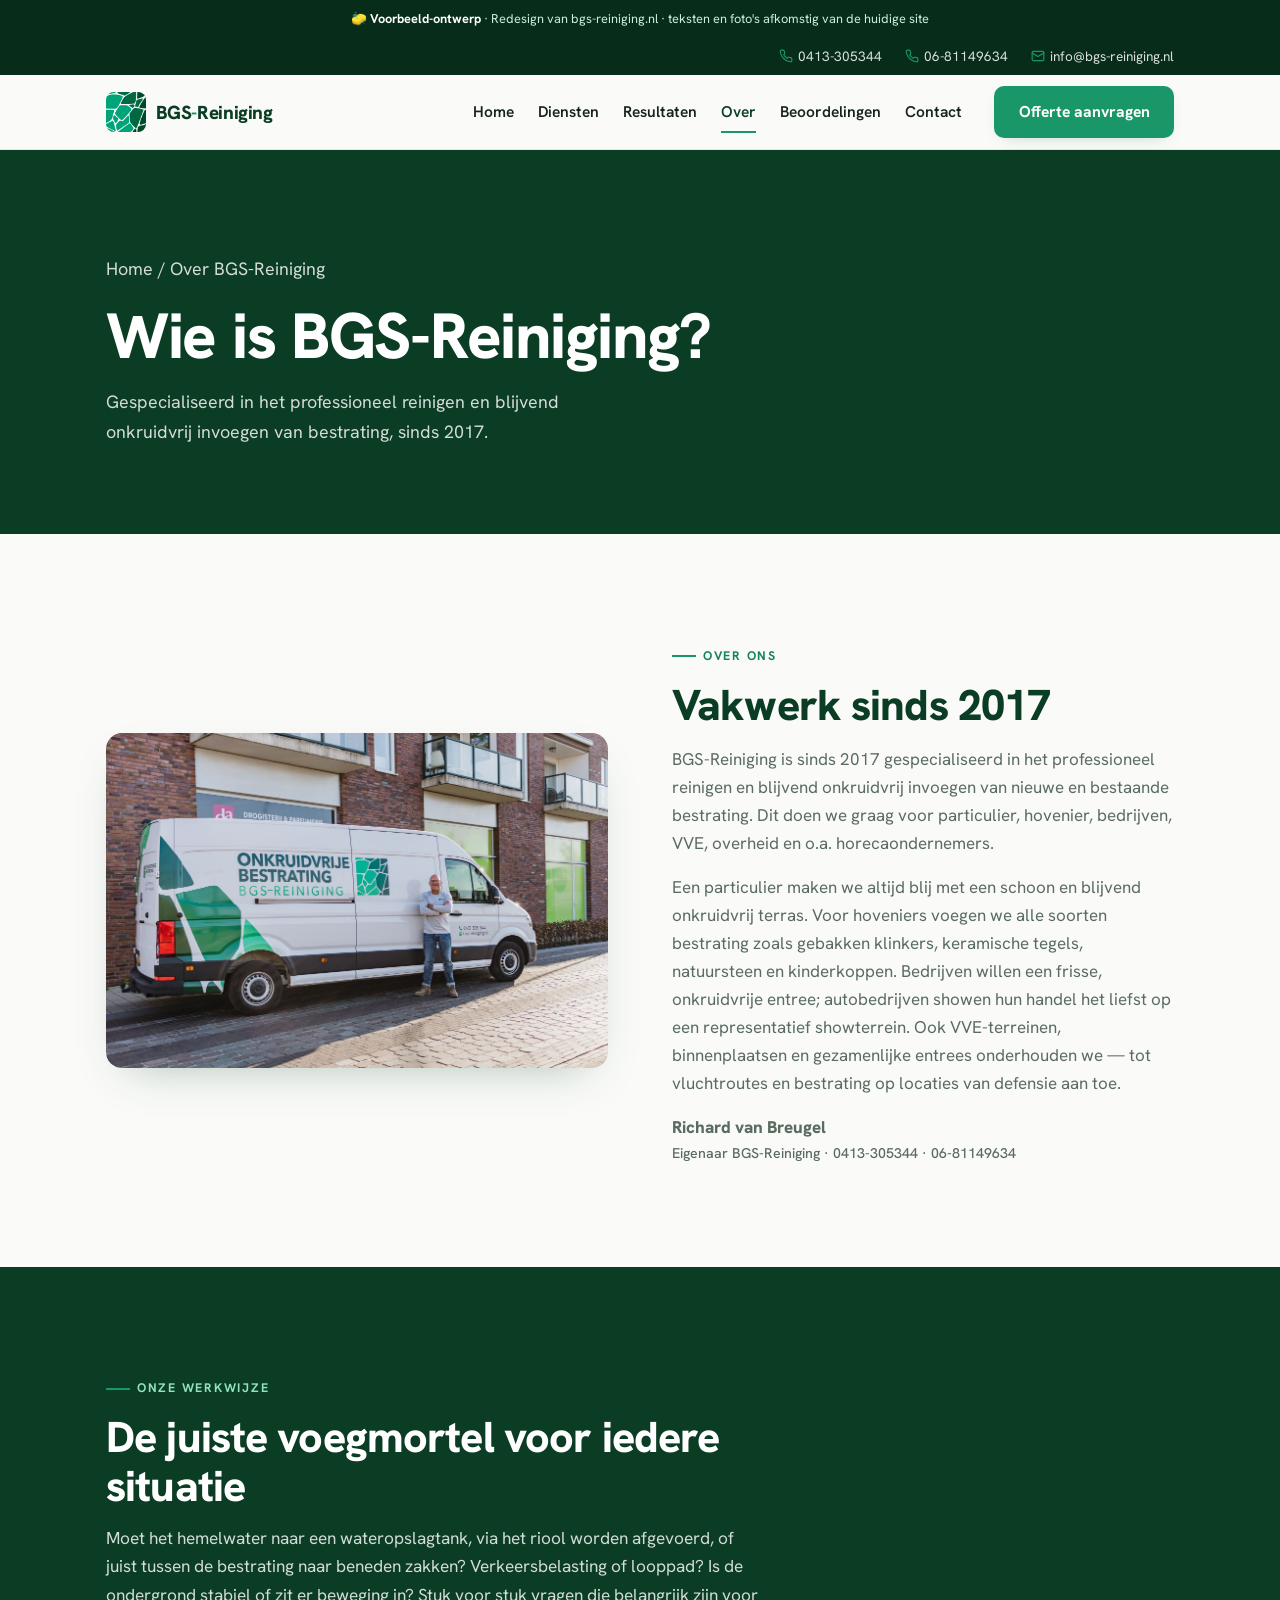
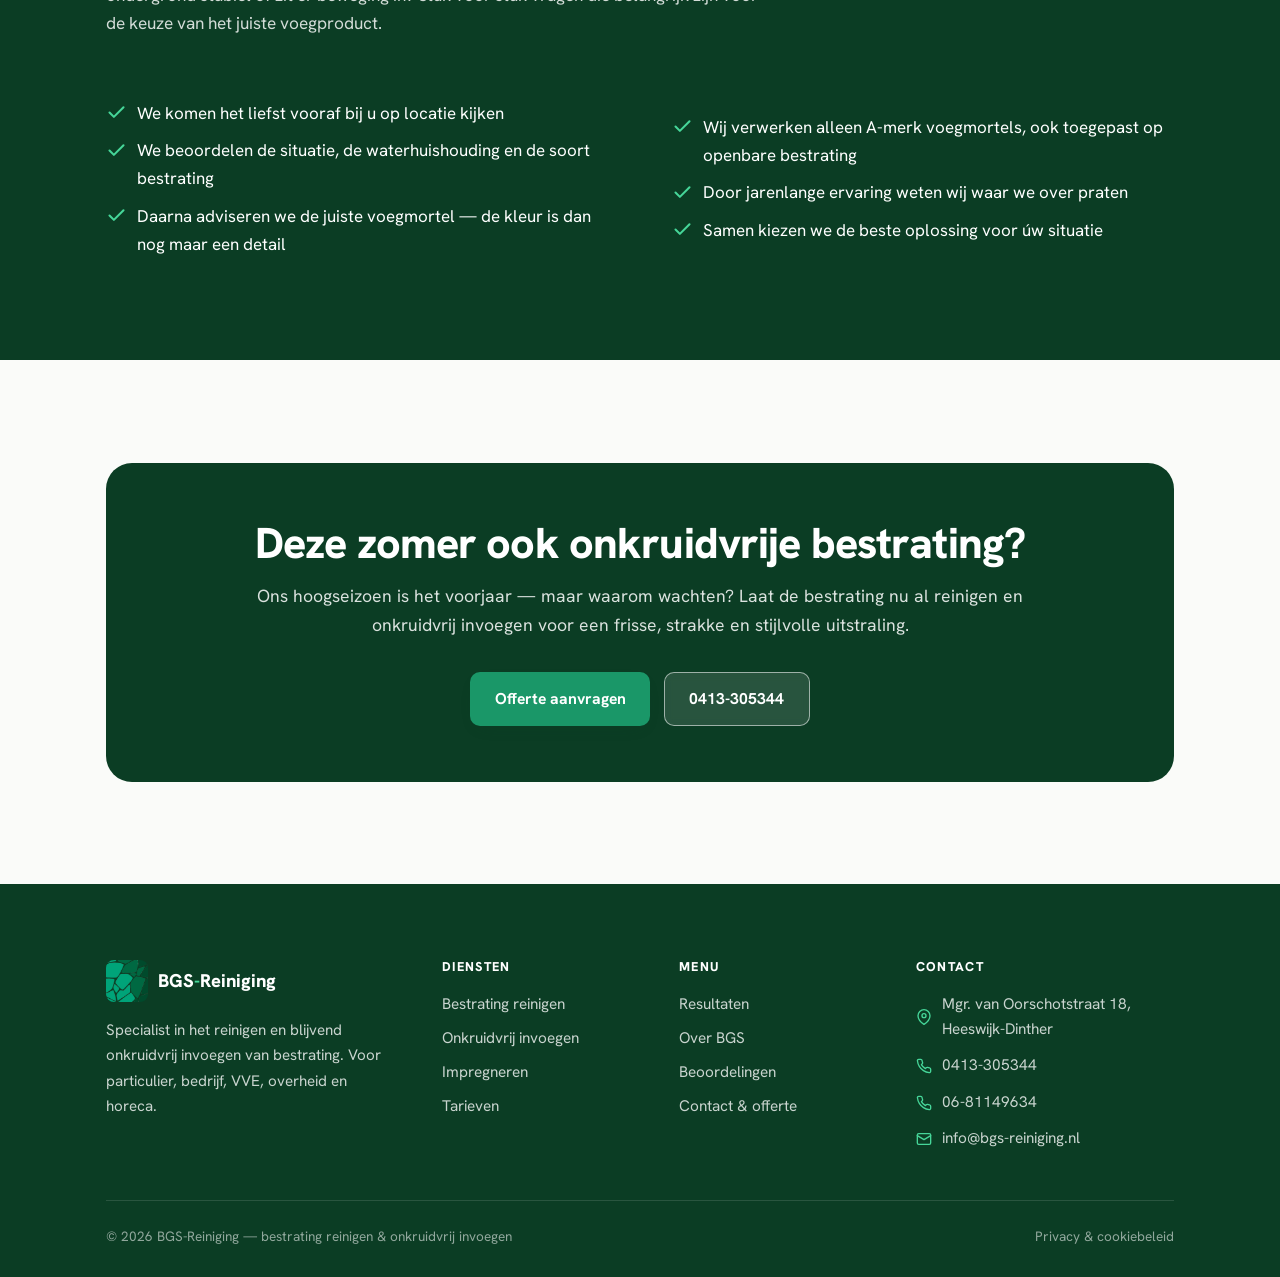
<file: over.html>
<!DOCTYPE html>
<html lang="nl">
<head>
<meta charset="UTF-8">
<meta name="viewport" content="width=device-width, initial-scale=1">
<title>Over BGS-Reiniging — specialist onkruidvrije bestrating sinds 2017</title>
<meta name="description" content="BGS-Reiniging is sinds 2017 specialist in het reinigen en blijvend onkruidvrij invoegen van bestrating. Eigenaar Richard van Breugel.">
<link rel="canonical" href="https://bgs-reiniging.nl/over.html">
<meta name="robots" content="index, follow, max-image-preview:large">
<meta name="geo.region" content="NL-NB">
<meta name="geo.placename" content="Heeswijk-Dinther">
<meta property="og:type" content="website">
<meta property="og:locale" content="nl_NL">
<meta property="og:site_name" content="BGS-Reiniging">
<meta property="og:title" content="Over BGS-Reiniging — specialist onkruidvrije bestrating sinds 2017">
<meta property="og:description" content="BGS-Reiniging is sinds 2017 specialist in het reinigen en blijvend onkruidvrij invoegen van bestrating. Eigenaar Richard van Breugel.">
<meta property="og:url" content="https://bgs-reiniging.nl/over.html">
<meta property="og:image" content="https://bgs-reiniging.nl/wp-content/uploads/2025/05/BGS-Reiniging-Onkruidvrije-Bestrating-Bedrijfsbus-e1748092459203.jpg">
<meta name="twitter:card" content="summary_large_image">
<link rel="icon" type="image/svg+xml" href="assets/img/favicon.svg">
<link rel="preconnect" href="https://fonts.googleapis.com">
<link rel="preconnect" href="https://fonts.gstatic.com" crossorigin>
<link href="https://fonts.googleapis.com/css2?family=Hanken+Grotesk:wght@400;500;600;700;800&display=swap" rel="stylesheet">
<link rel="stylesheet" href="assets/css/styles.css">
</head>
<body>
<div class="preview-flag">🧽 <b>Voorbeeld-ontwerp</b> &middot; Redesign van bgs-reiniging.nl &middot; teksten en foto's afkomstig van de huidige site</div>
<div class="site-top">
<div class="topbar">
  <div class="container">
    <a href="tel:0413305344"><svg viewBox="0 0 24 24" fill="none" stroke="currentColor" stroke-width="2" stroke-linecap="round" stroke-linejoin="round"><path d="M22 16.92v3a2 2 0 0 1-2.18 2 19.79 19.79 0 0 1-8.63-3.07 19.5 19.5 0 0 1-6-6 19.79 19.79 0 0 1-3.07-8.67A2 2 0 0 1 4.11 2h3a2 2 0 0 1 2 1.72c.13.96.36 1.9.7 2.81a2 2 0 0 1-.45 2.11L8.09 9.91a16 16 0 0 0 6 6l1.27-1.27a2 2 0 0 1 2.11-.45c.9.34 1.85.57 2.81.7A2 2 0 0 1 22 16.92z"/></svg> 0413-305344</a>
    <a href="tel:0681149634"><svg viewBox="0 0 24 24" fill="none" stroke="currentColor" stroke-width="2" stroke-linecap="round" stroke-linejoin="round"><path d="M22 16.92v3a2 2 0 0 1-2.18 2 19.79 19.79 0 0 1-8.63-3.07 19.5 19.5 0 0 1-6-6 19.79 19.79 0 0 1-3.07-8.67A2 2 0 0 1 4.11 2h3a2 2 0 0 1 2 1.72c.13.96.36 1.9.7 2.81a2 2 0 0 1-.45 2.11L8.09 9.91a16 16 0 0 0 6 6l1.27-1.27a2 2 0 0 1 2.11-.45c.9.34 1.85.57 2.81.7A2 2 0 0 1 22 16.92z"/></svg> 06-81149634</a>
    <a href="mailto:info@bgs-reiniging.nl"><svg viewBox="0 0 24 24" fill="none" stroke="currentColor" stroke-width="2" stroke-linecap="round" stroke-linejoin="round"><rect x="2" y="4" width="20" height="16" rx="2"/><path d="m22 7-10 6L2 7"/></svg> info@bgs-reiniging.nl</a>
  </div>
</div>

<header class="site-header">
  <div class="container nav">
    <a href="index.html" class="brand" aria-label="BGS-Reiniging — home"><img src="assets/img/logo.png" alt=""><b>BGS<span>-</span>Reiniging</b></a>
    <nav class="nav-links" aria-label="Hoofdmenu">
      <a href="index.html">Home</a>
      <a href="diensten.html">Diensten</a>
      <a href="resultaten.html">Resultaten</a>
      <a href="over.html" class="is-active">Over</a>
      <a href="beoordelingen.html">Beoordelingen</a>
      <a href="contact.html">Contact</a>
      <a href="contact.html" class="btn btn--primary">Offerte aanvragen</a>
    </nav>
    <div class="nav-cta">
      <a href="contact.html" class="btn btn--primary">Offerte aanvragen</a>
    </div>
    <button class="nav-toggle" aria-label="Menu openen" aria-expanded="false"><span></span></button>
  </div>
</header>
</div>
<section class="page-hero">
  <div class="container">
    <p class="breadcrumb"><a href="index.html">Home</a> / Over BGS-Reiniging</p>
    <h1>Wie is BGS-Reiniging?</h1>
    <p>Gespecialiseerd in het professioneel reinigen en blijvend onkruidvrij invoegen van bestrating, sinds 2017.</p>
  </div>
</section>

<section class="section bg-paper">
  <div class="container">
    <div class="split reveal">
      <div class="split__media"><img src="assets/img/richard.jpg" alt="Richard van Breugel, eigenaar van BGS-Reiniging"></div>
      <div>
        <span class="eyebrow">Over ons</span>
        <h2>Vakwerk sinds 2017</h2>
        <p>BGS-Reiniging is sinds 2017 gespecialiseerd in het professioneel reinigen en blijvend onkruidvrij invoegen van nieuwe en bestaande bestrating. Dit doen we graag voor particulier, hovenier, bedrijven, VVE, overheid en o.a. horecaondernemers.</p>
        <p>Een particulier maken we altijd blij met een schoon en blijvend onkruidvrij terras. Voor hoveniers voegen we alle soorten bestrating zoals gebakken klinkers, keramische tegels, natuursteen en kinderkoppen. Bedrijven willen een frisse, onkruidvrije entree; autobedrijven showen hun handel het liefst op een representatief showterrein. Ook VVE-terreinen, binnenplaatsen en gezamenlijke entrees onderhouden we — tot vluchtroutes en bestrating op locaties van defensie aan toe.</p>
        <p class="signature">Richard van Breugel<small>Eigenaar BGS-Reiniging &middot; 0413-305344 &middot; 06-81149634</small></p>
      </div>
    </div>
  </div>
</section>

<section class="section bg-forest">
  <div class="container">
    <div class="section-head reveal">
      <span class="eyebrow">Onze werkwijze</span>
      <h2>De juiste voegmortel voor iedere situatie</h2>
      <p>Moet het hemelwater naar een wateropslagtank, via het riool worden afgevoerd, of juist tussen de bestrating naar beneden zakken? Verkeersbelasting of looppad? Is de ondergrond stabiel of zit er beweging in? Stuk voor stuk vragen die belangrijk zijn voor de keuze van het juiste voegproduct.</p>
    </div>
    <div class="split" style="margin-top:2.4rem">
      <div>
        <ul class="feats">
          <li><svg viewBox="0 0 24 24" fill="none" stroke="currentColor" stroke-width="2.4" stroke-linecap="round" stroke-linejoin="round"><path d="M20 6 9 17l-5-5"/></svg> We komen het liefst vooraf bij u op locatie kijken</li>
          <li><svg viewBox="0 0 24 24" fill="none" stroke="currentColor" stroke-width="2.4" stroke-linecap="round" stroke-linejoin="round"><path d="M20 6 9 17l-5-5"/></svg> We beoordelen de situatie, de waterhuishouding en de soort bestrating</li>
          <li><svg viewBox="0 0 24 24" fill="none" stroke="currentColor" stroke-width="2.4" stroke-linecap="round" stroke-linejoin="round"><path d="M20 6 9 17l-5-5"/></svg> Daarna adviseren we de juiste voegmortel — de kleur is dan nog maar een detail</li>
        </ul>
      </div>
      <div>
        <ul class="feats">
          <li><svg viewBox="0 0 24 24" fill="none" stroke="currentColor" stroke-width="2.4" stroke-linecap="round" stroke-linejoin="round"><path d="M20 6 9 17l-5-5"/></svg> Wij verwerken alleen A-merk voegmortels, ook toegepast op openbare bestrating</li>
          <li><svg viewBox="0 0 24 24" fill="none" stroke="currentColor" stroke-width="2.4" stroke-linecap="round" stroke-linejoin="round"><path d="M20 6 9 17l-5-5"/></svg> Door jarenlange ervaring weten wij waar we over praten</li>
          <li><svg viewBox="0 0 24 24" fill="none" stroke="currentColor" stroke-width="2.4" stroke-linecap="round" stroke-linejoin="round"><path d="M20 6 9 17l-5-5"/></svg> Samen kiezen we de beste oplossing voor úw situatie</li>
        </ul>
      </div>
    </div>
  </div>
</section>

<section class="section bg-paper" style="padding-top:0;margin-top:clamp(60px,8vw,110px)">
  <div class="container">
    <div class="cta reveal">
      <h2>Deze zomer ook onkruidvrije bestrating?</h2>
      <p>Ons hoogseizoen is het voorjaar — maar waarom wachten? Laat de bestrating nu al reinigen en onkruidvrij invoegen voor een frisse, strakke en stijlvolle uitstraling.</p>
      <div class="cta__row">
        <a href="contact.html" class="btn btn--primary">Offerte aanvragen</a>
        <a href="tel:0413305344" class="btn btn--ghost">0413-305344</a>
      </div>
    </div>
  </div>
</section>

<footer class="site-footer">
  <div class="container">
    <div class="footer-grid">
      <div>
        <div class="footer-brand"><img src="assets/img/logo.png" alt=""><b>BGS<span>-</span>Reiniging</b></div>
        <p class="about-text">Specialist in het reinigen en blijvend onkruidvrij invoegen van bestrating. Voor particulier, bedrijf, VVE, overheid en horeca.</p>
      </div>
      <div>
        <h4>Diensten</h4>
        <nav class="footer-links">
          <a href="diensten.html#reinigen">Bestrating reinigen</a>
          <a href="diensten.html#onkruidvrij">Onkruidvrij invoegen</a>
          <a href="diensten.html#impregneren">Impregneren</a>
          <a href="diensten.html#tarieven">Tarieven</a>
        </nav>
      </div>
      <div>
        <h4>Menu</h4>
        <nav class="footer-links">
          <a href="resultaten.html">Resultaten</a>
          <a href="over.html">Over BGS</a>
          <a href="beoordelingen.html">Beoordelingen</a>
          <a href="contact.html">Contact &amp; offerte</a>
        </nav>
      </div>
      <div>
        <h4>Contact</h4>
        <div class="footer-contact">
          <span class="row"><svg viewBox="0 0 24 24" fill="none" stroke="currentColor" stroke-width="2" stroke-linecap="round" stroke-linejoin="round"><path d="M21 10c0 7-9 13-9 13s-9-6-9-13a9 9 0 0 1 18 0z"/><circle cx="12" cy="10" r="3"/></svg> Mgr. van Oorschotstraat 18, Heeswijk-Dinther</span>
          <a class="row" href="tel:0413305344"><svg viewBox="0 0 24 24" fill="none" stroke="currentColor" stroke-width="2" stroke-linecap="round" stroke-linejoin="round"><path d="M22 16.92v3a2 2 0 0 1-2.18 2 19.79 19.79 0 0 1-8.63-3.07 19.5 19.5 0 0 1-6-6 19.79 19.79 0 0 1-3.07-8.67A2 2 0 0 1 4.11 2h3a2 2 0 0 1 2 1.72c.13.96.36 1.9.7 2.81a2 2 0 0 1-.45 2.11L8.09 9.91a16 16 0 0 0 6 6l1.27-1.27a2 2 0 0 1 2.11-.45c.9.34 1.85.57 2.81.7A2 2 0 0 1 22 16.92z"/></svg> 0413-305344</a>
          <a class="row" href="tel:0681149634"><svg viewBox="0 0 24 24" fill="none" stroke="currentColor" stroke-width="2" stroke-linecap="round" stroke-linejoin="round"><path d="M22 16.92v3a2 2 0 0 1-2.18 2 19.79 19.79 0 0 1-8.63-3.07 19.5 19.5 0 0 1-6-6 19.79 19.79 0 0 1-3.07-8.67A2 2 0 0 1 4.11 2h3a2 2 0 0 1 2 1.72c.13.96.36 1.9.7 2.81a2 2 0 0 1-.45 2.11L8.09 9.91a16 16 0 0 0 6 6l1.27-1.27a2 2 0 0 1 2.11-.45c.9.34 1.85.57 2.81.7A2 2 0 0 1 22 16.92z"/></svg> 06-81149634</a>
          <a class="row" href="mailto:info@bgs-reiniging.nl"><svg viewBox="0 0 24 24" fill="none" stroke="currentColor" stroke-width="2" stroke-linecap="round" stroke-linejoin="round"><rect x="2" y="4" width="20" height="16" rx="2"/><path d="m22 7-10 6L2 7"/></svg> info@bgs-reiniging.nl</a>
        </div>
      </div>
    </div>
    <div class="footer-bottom">
      <span>© <span data-year>2026</span> BGS-Reiniging — bestrating reinigen &amp; onkruidvrij invoegen</span>
      <span><a href="#">Privacy &amp; cookiebeleid</a></span>
    </div>
  </div>
</footer>

<script src="assets/js/main.js"></script>
</body>
</html>
</file>
<file: assets/css/styles.css>
/* ===========================================================
   BGS Reiniging — redesign (preview)
   Sfeer: fris & clean, vertrouwd · merkgroen · modern & helder
   =========================================================== */

/* ---------- Tokens ---------- */
:root {
  --emerald:   #1A9768;   /* primair accent / CTA          */
  --emerald-600:#15835A;  /* hover                          */
  --forest:    #0B3D24;   /* donkergroen koppen / footer    */
  --forest-700:#072C19;
  --mint:      #E8F3EC;   /* zachte sectie-achtergrond      */
  --paper:     #FAFBF9;   /* pagina-achtergrond             */
  --ink:       #16231C;   /* bodytekst                      */
  --muted:     #5A6B60;   /* secundaire tekst               */
  --line:      #E2E8E2;   /* randen                         */
  --amber:     #E8B53D;   /* sterren / review-accent        */
  --white:     #ffffff;

  --radius:    16px;
  --radius-sm: 10px;
  --radius-lg: 26px;
  --shadow:    0 18px 44px -22px rgba(11, 61, 36, .35);
  --shadow-sm: 0 6px 18px -10px rgba(11, 61, 36, .3);

  --maxw: 1180px;
  --gutter: clamp(20px, 5vw, 56px);

  --font: "Hanken Grotesk", system-ui, -apple-system, "Segoe UI", Roboto, sans-serif;
  --h1: clamp(2.3rem, 5vw, 4rem);
  --h2: clamp(1.8rem, 3.4vw, 2.7rem);
  --h3: clamp(1.2rem, 1.8vw, 1.5rem);

  --ease: cubic-bezier(.4, 0, .2, 1);
}

/* ---------- Reset ---------- */
*, *::before, *::after { box-sizing: border-box; }
* { margin: 0; }
html { scroll-behavior: smooth; -webkit-text-size-adjust: 100%; }
html, body { overflow-x: hidden; max-width: 100%; }
body {
  font-family: var(--font);
  color: var(--ink);
  background: var(--paper);
  line-height: 1.65;
  font-size: 1.0625rem;
  -webkit-font-smoothing: antialiased;
  text-rendering: optimizeLegibility;
}
img, svg, video { display: block; max-width: 100%; }
img { height: auto; }
a { color: inherit; text-decoration: none; }
ul { list-style: none; padding: 0; }
button { font: inherit; cursor: pointer; border: 0; background: none; }
h1, h2, h3, h4 {
  color: var(--forest);
  line-height: 1.12;
  letter-spacing: -.02em;
  font-weight: 800;
}

/* ---------- Layout helpers ---------- */
.container { width: 100%; max-width: var(--maxw); margin-inline: auto; padding-inline: var(--gutter); }
.section { padding-block: clamp(60px, 8vw, 110px); }
.section--tight { padding-block: clamp(44px, 6vw, 72px); }
.bg-mint  { background: var(--mint); }
.bg-paper { background: var(--paper); }
.bg-forest{ background: var(--forest); color: #fff; }

.eyebrow {
  display: inline-flex; align-items: center; gap: .55em;
  text-transform: uppercase; letter-spacing: .14em;
  font-size: .78rem; font-weight: 700; color: var(--emerald-600);
  margin-bottom: .9rem;
}
.eyebrow::before { content: ""; width: 24px; height: 2px; background: var(--emerald); }
.eyebrow--center { justify-content: center; }
.bg-forest .eyebrow { color: #8fe3bb; }

.section-head { max-width: 660px; }
.section-head--center { margin-inline: auto; text-align: center; }
.section-head h2 { font-size: var(--h2); }
.section-head p { color: var(--muted); margin-top: .85rem; font-size: 1.08rem; }
.bg-forest .section-head h2 { color: #fff; }
.bg-forest .section-head p { color: rgba(255,255,255,.82); }

.lead { font-size: 1.18rem; color: var(--muted); }

/* ---------- Buttons ---------- */
.btn {
  display: inline-flex; align-items: center; justify-content: center; gap: .55em;
  padding: .85em 1.55em; border-radius: 10px;
  font-weight: 700; font-size: .98rem;
  transition: transform .18s var(--ease), background .18s var(--ease), box-shadow .18s var(--ease), color .18s var(--ease), border-color .18s var(--ease);
  white-space: nowrap;
}
.btn svg { width: 1.05em; height: 1.05em; }
.btn--primary { background: var(--emerald); color: #fff; box-shadow: var(--shadow-sm); }
.btn--primary:hover { background: var(--emerald-600); transform: translateY(-2px); }
.btn--dark { background: var(--forest); color: #fff; }
.btn--dark:hover { background: var(--forest-700); transform: translateY(-2px); }
.btn--ghost { background: rgba(255,255,255,.12); color: #fff; border: 1.5px solid rgba(255,255,255,.55); backdrop-filter: blur(4px); }
.btn--ghost:hover { background: rgba(255,255,255,.22); transform: translateY(-2px); }
.btn--outline { border: 1.5px solid var(--line); color: var(--forest); background: #fff; }
.btn--outline:hover { border-color: var(--emerald); color: var(--emerald-600); transform: translateY(-2px); }

.link-arrow { display: inline-flex; align-items: center; gap: .45em; font-weight: 700; color: var(--emerald-600); }
.link-arrow svg { width: 1.1em; height: 1.1em; transition: transform .2s var(--ease); }
.link-arrow:hover svg { transform: translateX(4px); }

/* ---------- Header ---------- */
.topbar { background: var(--forest-700); color: rgba(255,255,255,.85); font-size: .85rem; }
.topbar .container { display: flex; gap: 1.4rem; align-items: center; justify-content: flex-end; height: 38px; flex-wrap: wrap; }
.topbar a { display: inline-flex; align-items: center; gap: .4em; }
.topbar a:hover { color: #fff; }
.topbar svg { width: 14px; height: 14px; color: var(--emerald); }

.site-top { position: sticky; top: 0; z-index: 60; }
.site-header { position: relative; z-index: 50; background: rgba(250,251,249,.9); backdrop-filter: saturate(160%) blur(12px); border-bottom: 1px solid var(--line); }
.nav { display: flex; align-items: center; gap: 2rem; height: 74px; }
.brand { display: flex; align-items: center; gap: .6rem; flex-shrink: 0; }
.brand img { height: 40px; width: auto; border-radius: 8px; }
.brand b { font-weight: 800; color: var(--forest); font-size: 1.18rem; letter-spacing: -.02em; }
.brand b span { color: var(--emerald); }
.nav-links { display: flex; align-items: center; gap: 1.5rem; margin-left: auto; }
.nav-links a { font-weight: 600; font-size: .97rem; color: var(--ink); position: relative; padding-block: .4rem; }
.nav-links a::after { content: ""; position: absolute; left: 0; bottom: -2px; height: 2px; width: 0; background: var(--emerald); transition: width .2s var(--ease); }
.nav-links a:hover::after, .nav-links a.is-active::after { width: 100%; }
.nav-links a.is-active { color: var(--forest); }
.nav-cta { display: flex; align-items: center; gap: .8rem; }
.nav-links > .btn { display: none; }

.nav-toggle { display: none; width: 44px; height: 44px; border-radius: 10px; align-items: center; justify-content: center; margin-left: auto; }
.nav-toggle span, .nav-toggle span::before, .nav-toggle span::after { content: ""; display: block; width: 22px; height: 2px; background: var(--forest); border-radius: 2px; transition: transform .25s var(--ease), opacity .2s var(--ease); }
.nav-toggle span { position: relative; }
.nav-toggle span::before { position: absolute; top: -7px; }
.nav-toggle span::after { position: absolute; top: 7px; }
body.nav-open .nav-toggle span { background: transparent; }
body.nav-open .nav-toggle span::before { transform: translateY(7px) rotate(45deg); }
body.nav-open .nav-toggle span::after { transform: translateY(-7px) rotate(-45deg); }

/* ---------- Hero ---------- */
.hero { position: relative; min-height: clamp(520px, 78vh, 720px); display: flex; align-items: flex-end; color: #fff; overflow: hidden; }
.hero__media { position: absolute; inset: 0; z-index: -2; }
.hero__media img { width: 100%; height: 100%; object-fit: cover; }
.hero::after { content: ""; position: absolute; inset: 0; z-index: -1;
  background: linear-gradient(to top, rgba(6,30,18,.9) 0%, rgba(6,30,18,.5) 45%, rgba(6,30,18,.2) 100%),
              linear-gradient(to right, rgba(6,30,18,.6), rgba(6,30,18,0) 62%); }
.hero .container { padding-bottom: clamp(44px, 6vw, 80px); padding-top: 80px; }
.hero__inner { max-width: 660px; }
.hero h1 { color: #fff; font-size: var(--h1); }
.hero p { font-size: 1.18rem; color: rgba(255,255,255,.92); margin-top: 1.1rem; max-width: 40em; }
.hero__cta { display: flex; flex-wrap: wrap; gap: .9rem; margin-top: 1.9rem; }
.hero__trust { display: flex; align-items: center; gap: .8rem; margin-top: 1.6rem; font-size: .95rem; color: rgba(255,255,255,.9); flex-wrap: wrap; }
.stars { display: inline-flex; gap: 2px; color: var(--amber); }
.stars svg { width: 17px; height: 17px; }

/* ---------- USP strip ---------- */
.usp-row { display: flex; flex-wrap: wrap; justify-content: center; align-items: center; gap: .2rem 0; color: var(--muted); font-weight: 600; font-size: 1.02rem; }
.usp-row li { display: inline-flex; align-items: center; gap: .5em; }
.usp-row li svg { width: 20px; height: 20px; color: var(--emerald); }
.usp-row li::after { content: ""; width: 5px; height: 5px; border-radius: 50%; background: var(--line); margin: 0 1.3rem; }
.usp-row li:last-child::after { display: none; }
@media (max-width: 760px){ .usp-row li::after{ display:none } .usp-row{ flex-direction:column; gap:.7rem; align-items:flex-start } }

/* ---------- Service cards ---------- */
.cards { display: grid; grid-template-columns: repeat(3, 1fr); gap: 1.4rem; margin-top: 2.8rem; }
.card { background: #fff; border: 1px solid var(--line); border-radius: var(--radius); overflow: hidden; display: flex; flex-direction: column; transition: transform .22s var(--ease), box-shadow .22s var(--ease); }
.card:hover { transform: translateY(-5px); box-shadow: var(--shadow); }
.card__media { aspect-ratio: 16/10; overflow: hidden; background: var(--mint); }
.card__media img { width: 100%; height: 100%; object-fit: cover; transition: transform .5s var(--ease); }
.card:hover .card__media img { transform: scale(1.05); }
.card__body { padding: 1.5rem 1.6rem 1.7rem; display: flex; flex-direction: column; flex-grow: 1; }
.card h3 { font-size: var(--h3); }
.card p { color: var(--muted); font-size: .98rem; margin-top: .55rem; flex-grow: 1; }
.card .link-arrow { margin-top: 1.1rem; }

/* ---------- Before/After ---------- */
.ba-grid { display: grid; grid-template-columns: repeat(2, 1fr); gap: 1.5rem; margin-top: 2.6rem; }
.ba { border-radius: var(--radius); overflow: hidden; border: 1px solid var(--line); background: #fff; }
.ba__viewer { position: relative; aspect-ratio: 4/3; overflow: hidden; user-select: none; }
.ba__viewer img { position: absolute; inset: 0; width: 100%; height: 100%; object-fit: cover; pointer-events: none; }
.ba__after { clip-path: inset(0 0 0 50%); }
.ba__range { position: absolute; inset: 0; width: 100%; height: 100%; margin: 0; opacity: 0; cursor: ew-resize; }
.ba__divider { position: absolute; top: 0; bottom: 0; left: 50%; width: 3px; background: #fff; transform: translateX(-50%); pointer-events: none; box-shadow: 0 0 0 1px rgba(0,0,0,.1); }
.ba__divider::after { content: "‹ ›"; position: absolute; top: 50%; left: 50%; transform: translate(-50%,-50%); background: #fff; color: var(--forest); font-weight: 800; width: 38px; height: 38px; border-radius: 50%; display: grid; place-items: center; box-shadow: var(--shadow-sm); letter-spacing: -1px; }
.ba__tag { position: absolute; top: 12px; padding: .25em .7em; border-radius: 6px; font-size: .72rem; font-weight: 800; text-transform: uppercase; letter-spacing: .06em; color: #fff; }
.ba__tag--before { left: 12px; background: rgba(11,61,36,.8); }
.ba__tag--after { right: 12px; background: var(--emerald); }
.ba__caption { padding: 1rem 1.3rem; font-weight: 600; color: var(--forest); display: flex; align-items: center; gap: .5em; }
.ba__caption span { color: var(--muted); font-weight: 500; font-size: .92rem; }

/* ---------- Reviews ---------- */
.reviews { display: grid; grid-template-columns: repeat(3, 1fr); gap: 1.3rem; margin-top: 2.6rem; }
.review { background: #fff; border: 1px solid var(--line); border-radius: var(--radius); padding: 1.5rem 1.6rem; display: flex; flex-direction: column; }
.review .stars { margin-bottom: .8rem; }
.review p { color: var(--ink); font-size: .98rem; flex-grow: 1; }
.review__by { margin-top: 1.1rem; padding-top: 1rem; border-top: 1px solid var(--line); font-size: .9rem; }
.review__by b { color: var(--forest); display: block; }
.review__by span { color: var(--muted); }
.reviews-cta { text-align: center; margin-top: 2.2rem; }
.review--wide { grid-column: span 3; }

.rating-badge { display: inline-flex; align-items: center; gap: .7rem; background: #fff; border: 1px solid var(--line); border-radius: 999px; padding: .5rem 1.1rem .5rem .6rem; box-shadow: var(--shadow-sm); }
.rating-badge .num { background: var(--forest); color: #fff; font-weight: 800; border-radius: 999px; padding: .2em .7em; font-size: 1.05rem; }
.rating-badge .stars { margin: 0; }
.rating-badge small { color: var(--muted); }

/* ---------- Split / about ---------- */
.split { display: grid; grid-template-columns: 1fr 1fr; gap: clamp(2rem, 5vw, 4.5rem); align-items: center; }
.split--reverse .split__media { order: 2; }
.split__media img { border-radius: var(--radius); box-shadow: var(--shadow); width: 100%; object-fit: cover; }
.split h2 { font-size: var(--h2); }
.split p { color: var(--muted); margin-top: 1rem; }
.bg-forest .split p { color: rgba(255,255,255,.82); }
.feats { margin-top: 1.4rem; display: grid; gap: .6rem; }
.feats li { display: flex; gap: .65rem; align-items: flex-start; }
.feats svg { width: 21px; height: 21px; color: var(--emerald); flex-shrink: 0; margin-top: .2em; }
.bg-forest .feats svg { color: #46d699; }
.signature { margin-top: 1.6rem; font-weight: 800; color: var(--forest); }
.signature small { display: block; font-weight: 500; color: var(--muted); }
.bg-forest .signature { color:#fff } .bg-forest .signature small { color: rgba(255,255,255,.7); }

/* ---------- Stat row ---------- */
.stat-row { display: grid; grid-template-columns: repeat(3,1fr); gap: 1.2rem; margin-top: 2.4rem; }
.stat { background: #fff; border: 1px solid var(--line); border-radius: var(--radius); padding: 1.5rem; text-align: center; }
.stat b { display: block; font-size: 2.1rem; color: var(--emerald-600); line-height: 1; }
.stat span { color: var(--muted); font-size: .94rem; margin-top: .3rem; display: block; }

/* ---------- Region / werkgebied ---------- */
.regions { display: flex; flex-wrap: wrap; gap: .6rem; margin-top: 1.8rem; }
.regions li { background: #fff; border: 1px solid var(--line); border-radius: 999px; padding: .45em 1em; font-size: .92rem; font-weight: 600; color: var(--forest); }
.bg-mint .regions li { background: #fff; }

/* ---------- CTA band ---------- */
.cta { background: var(--forest); color: #fff; border-radius: var(--radius-lg); padding: clamp(2.25rem,5vw,3.5rem); text-align: center; position: relative; overflow: hidden; }
.cta h2 { color: #fff; font-size: var(--h2); }
.cta p { margin: .9rem auto 0; max-width: 46em; color: rgba(255,255,255,.85); font-size: 1.1rem; }
.cta__row { display: flex; flex-wrap: wrap; gap: .9rem; justify-content: center; margin-top: 2rem; }

/* ---------- Page hero ---------- */
.page-hero { background: var(--forest); color: #fff; }
.page-hero .container { padding-block: clamp(52px, 7vw, 88px); }
.page-hero h1 { color: #fff; font-size: var(--h1); max-width: 18ch; }
.page-hero p { color: rgba(255,255,255,.82); margin-top: 1rem; max-width: 54ch; font-size: 1.12rem; }
.breadcrumb { font-size: .85rem; color: rgba(255,255,255,.6); margin-bottom: 1rem; }
.breadcrumb a:hover { color: #fff; }

/* ---------- Service detail ---------- */
.detail { display: grid; grid-template-columns: 1fr 1fr; gap: clamp(2rem,5vw,4rem); align-items: center; }
.detail:not(:last-child) { margin-bottom: clamp(3rem,6vw,5.5rem); }
.detail--reverse .detail__media { order: 2; }
.detail__media img { border-radius: var(--radius); box-shadow: var(--shadow); aspect-ratio: 4/3; object-fit: cover; width: 100%; }
.detail h2 { font-size: var(--h2); }
.detail p { color: var(--muted); margin-top: 1rem; }
.pill { display: inline-block; background: var(--mint); color: var(--emerald-600); font-weight: 700; font-size: .82rem; padding: .35em .9em; border-radius: 999px; margin-top: 1.4rem; }

/* ---------- Tarieven ---------- */
.rate-table { margin-top: 2.2rem; width: 100%; border-collapse: collapse; background: #fff; border: 1px solid var(--line); border-radius: var(--radius); overflow: hidden; }
.rate-table th, .rate-table td { text-align: left; padding: 1rem 1.4rem; border-bottom: 1px solid var(--line); }
.rate-table th { background: var(--mint); color: var(--forest); font-size: .85rem; text-transform: uppercase; letter-spacing: .05em; }
.rate-table tr:last-child td { border-bottom: 0; }
.rate-table td:last-child { font-weight: 800; color: var(--forest); white-space: nowrap; }
.rate-note { color: var(--muted); font-size: .92rem; margin-top: 1rem; }

/* ---------- Contact ---------- */
.contact-grid { display: grid; grid-template-columns: 1fr 1fr; gap: clamp(2rem,5vw,4rem); align-items: start; }
.field { display: grid; gap: .4rem; margin-bottom: 1.1rem; }
.field label { font-weight: 700; font-size: .92rem; color: var(--forest); }
.field input, .field textarea, .field select { font: inherit; padding: .8em 1em; border: 1.5px solid var(--line); border-radius: 10px; background: #fff; color: var(--ink); transition: border-color .15s var(--ease), box-shadow .15s var(--ease); }
.field input:focus, .field textarea:focus, .field select:focus { outline: none; border-color: var(--emerald); box-shadow: 0 0 0 3px rgba(26,151,104,.18); }
.field--row { display: grid; grid-template-columns: 1fr 1fr; gap: 1.1rem; }
.contact-info { display: grid; gap: 1.1rem; }
.contact-info .row { display: flex; gap: .9rem; align-items: flex-start; }
.contact-info .ico { width: 44px; height: 44px; border-radius: 10px; background: var(--mint); color: var(--emerald-600); display: grid; place-items: center; flex-shrink: 0; }
.contact-info .ico svg { width: 20px; height: 20px; }
.contact-info b { color: var(--forest); display: block; }
.contact-info a, .contact-info span { color: var(--muted); }
.map-embed { margin-top: 1.5rem; border-radius: var(--radius); overflow: hidden; border: 1px solid var(--line); }
.map-embed iframe { width: 100%; height: 280px; border: 0; display: block; }
.form-note { font-size: .85rem; color: var(--muted); margin-top: .5rem; }
.form-result { margin-top: 1.2rem; padding: 1rem 1.2rem; background: var(--mint); border-radius: 10px; color: var(--forest); font-weight: 700; }

/* ---------- Footer ---------- */
.site-footer { background: var(--forest); color: rgba(255,255,255,.78); padding-block: clamp(48px,7vw,76px) 30px; }
.footer-grid { display: grid; grid-template-columns: 1.5fr 1fr 1fr 1.3fr; gap: 2.4rem; }
.footer-brand { display:flex; align-items:center; gap:.6rem; margin-bottom: 1rem; }
.footer-brand img { height: 42px; border-radius: 8px; }
.footer-brand b { color:#fff; font-weight: 800; font-size: 1.15rem; }
.footer-brand b span { color: #46d699; }
.site-footer .about-text { font-size: .95rem; max-width: 32ch; }
.site-footer h4 { color: #fff; font-size: .8rem; text-transform: uppercase; letter-spacing: .1em; margin-bottom: 1.05rem; }
.site-footer a:hover { color: #fff; }
.footer-links { display: grid; gap: .55rem; font-size: .96rem; }
.footer-contact { display: grid; gap: .7rem; font-size: .96rem; }
.footer-contact .row { display: flex; gap: .6rem; align-items: center; }
.footer-contact svg { width: 16px; height: 16px; color: #46d699; flex-shrink: 0; }
.footer-bottom { margin-top: 3rem; padding-top: 1.5rem; border-top: 1px solid rgba(255,255,255,.12); display: flex; justify-content: space-between; gap: 1rem; flex-wrap: wrap; font-size: .85rem; color: rgba(255,255,255,.55); }
.footer-bottom a:hover { color: #fff; }

/* ---------- Preview banner ---------- */
.preview-flag { background: var(--forest-700); color: #cdeedd; text-align: center; font-size: .8rem; padding: .5rem 1rem; }
.preview-flag b { color: #fff; }

/* ---------- Reveal ---------- */
.reveal { opacity: 0; transform: translateY(22px); transition: opacity .6s var(--ease), transform .6s var(--ease); }
.reveal.is-in { opacity: 1; transform: none; }

/* ---------- Responsive ---------- */
@media (max-width: 980px) {
  .cards, .reviews { grid-template-columns: repeat(2, 1fr); }
  .ba-grid { grid-template-columns: 1fr; }
  .review--wide { grid-column: span 2; }
  .split, .detail, .detail--reverse { grid-template-columns: 1fr; }
  .split--reverse .split__media, .detail--reverse .detail__media { order: -1; }
  .stat-row { grid-template-columns: 1fr; }
  .contact-grid { grid-template-columns: 1fr; }
  .footer-grid { grid-template-columns: 1fr 1fr; }
}
@media (max-width: 720px) {
  .nav-cta { display: none; }
  .nav-links { position: absolute; top: 100%; left: 0; right: 0; flex-direction: column; align-items: stretch; gap: 0; background: var(--paper); padding: 1rem var(--gutter) 1.5rem; border-bottom: 1px solid var(--line); transform: translateY(-12px); opacity: 0; pointer-events: none; transition: opacity .2s var(--ease), transform .2s var(--ease); box-shadow: var(--shadow); display: none; }
  body.nav-open .nav-links { display: flex; transform: none; opacity: 1; pointer-events: auto; }
  .nav-links a { padding: .9rem .25rem; border-bottom: 1px solid var(--line); font-size: 1.05rem; }
  .nav-links a::after { display: none; }
  .nav-links > .btn { display: inline-flex; margin-top: 1rem; }
  .nav-toggle { display: flex; }
  .cards, .reviews { grid-template-columns: 1fr; }
  .review--wide { grid-column: span 1; }
  .field--row { grid-template-columns: 1fr; }
  .footer-grid { grid-template-columns: 1fr; gap: 2rem; }
  .topbar .container { justify-content: center; gap: 1rem; }
}
</file>
